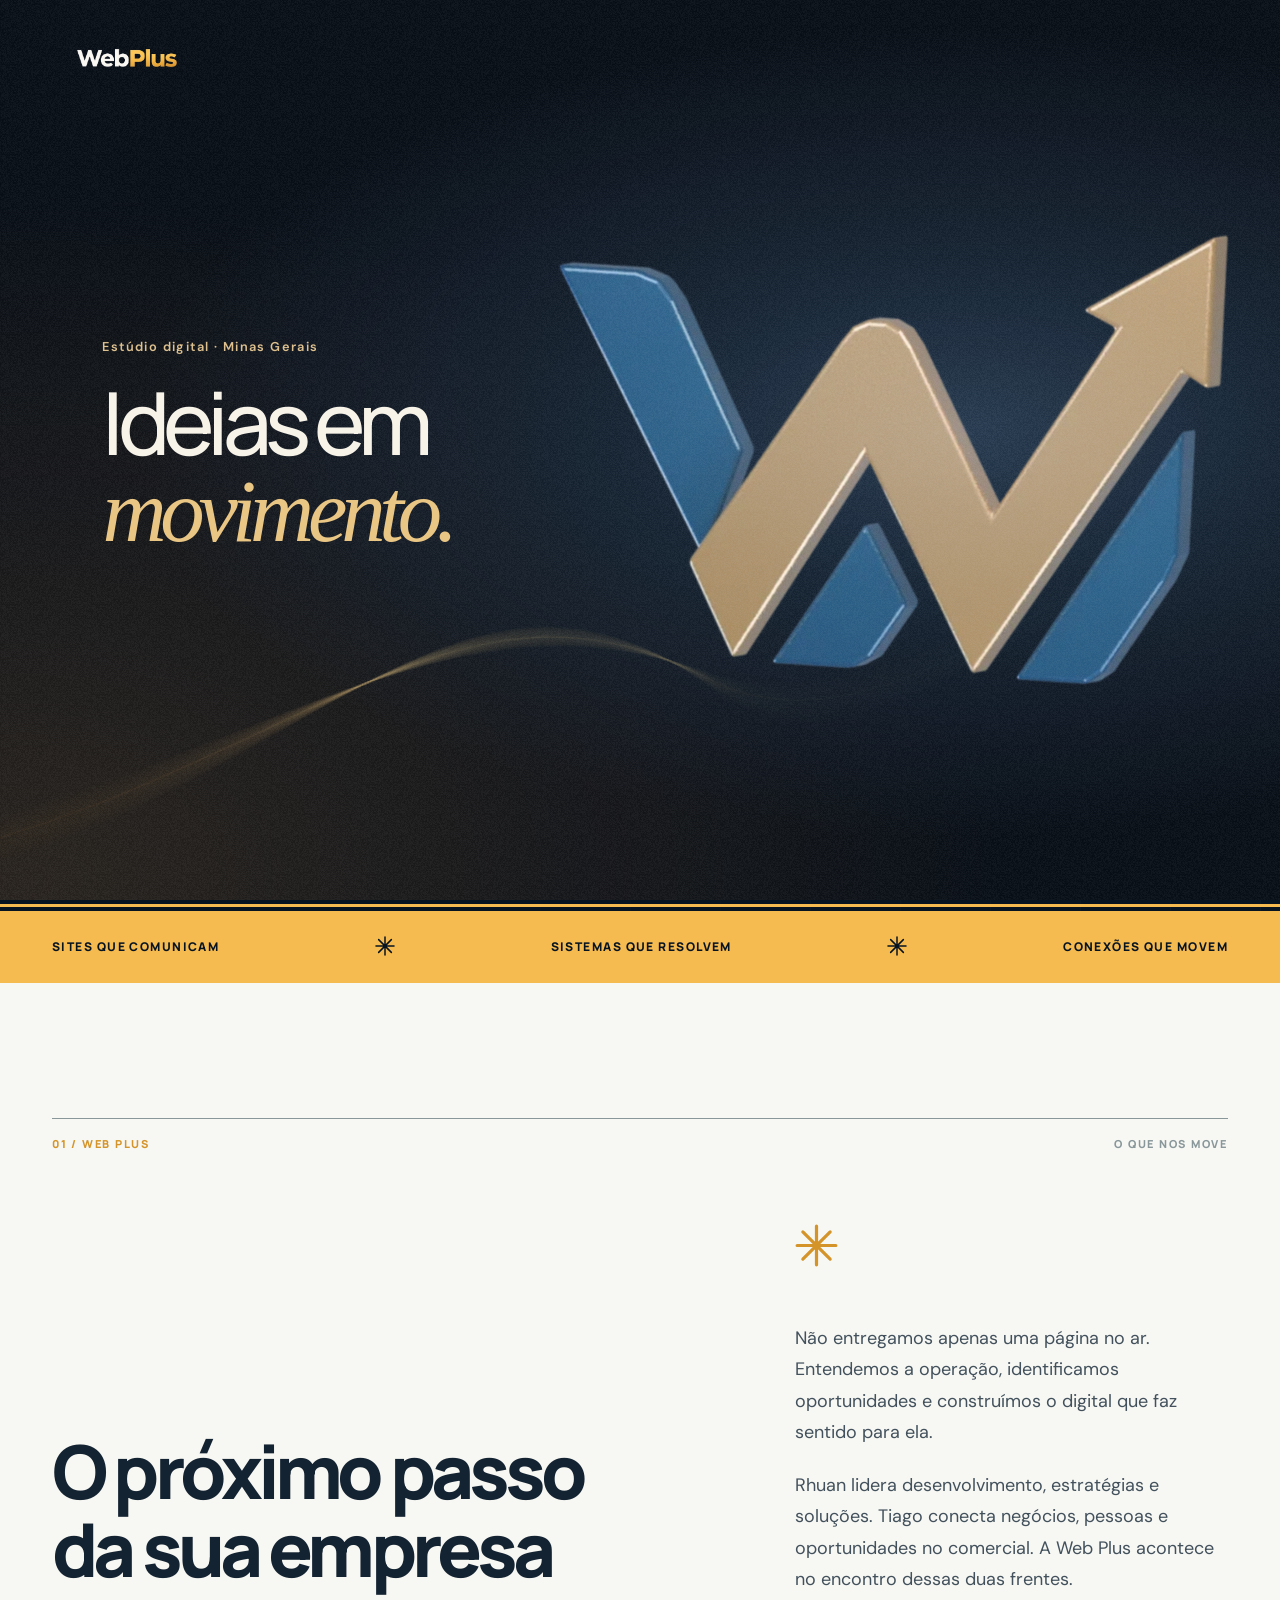
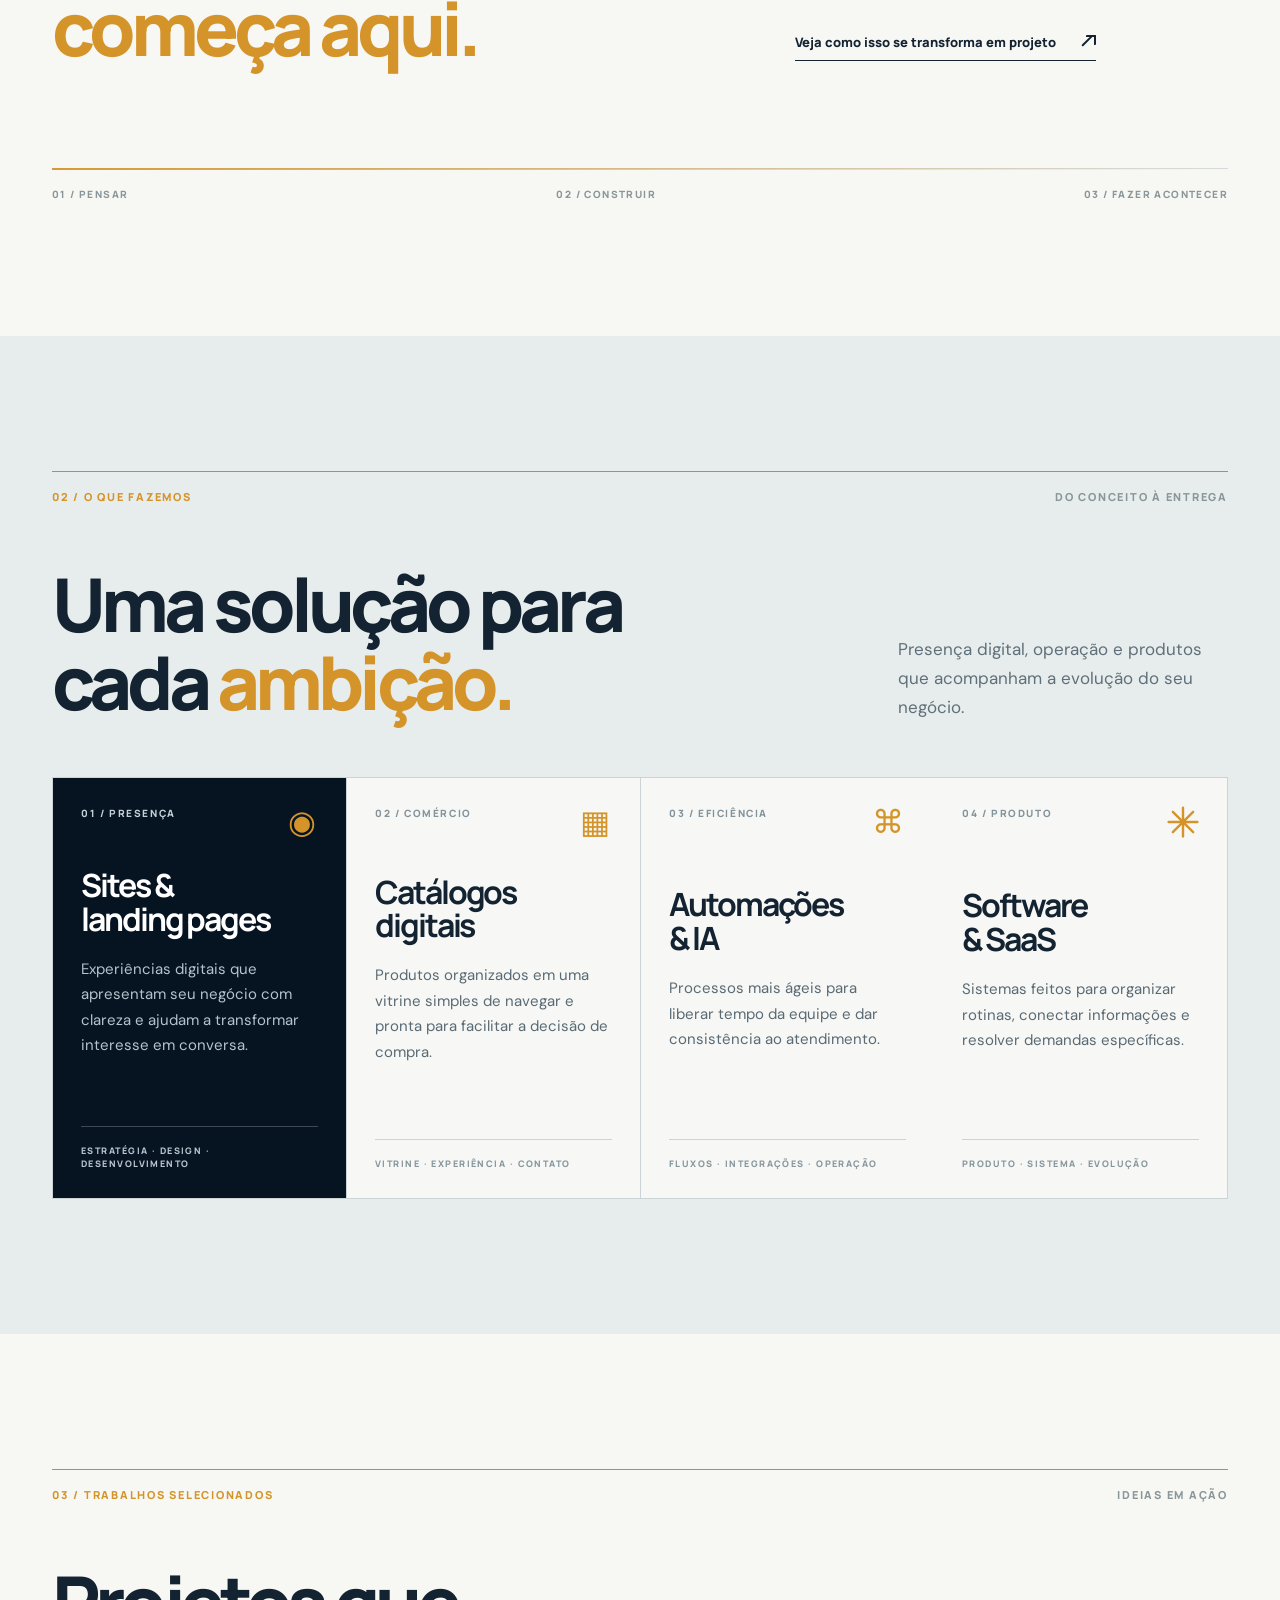
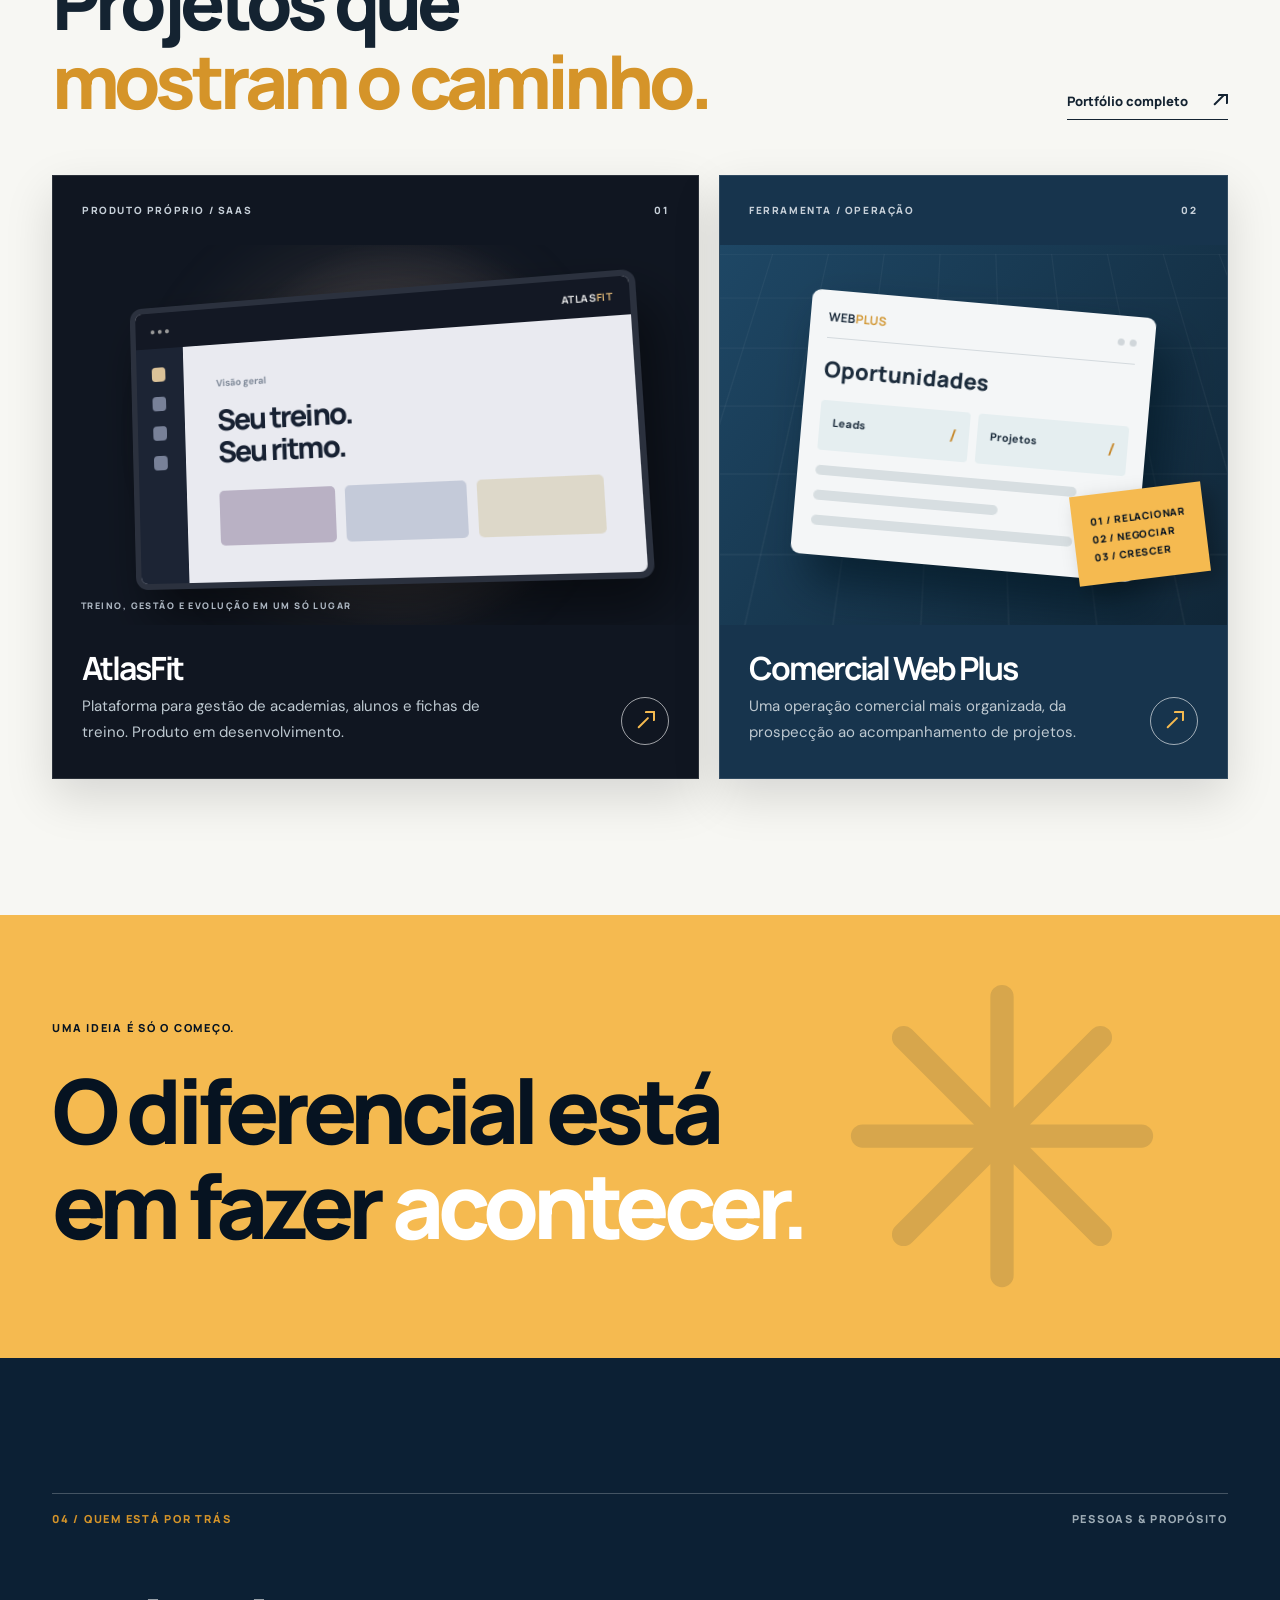
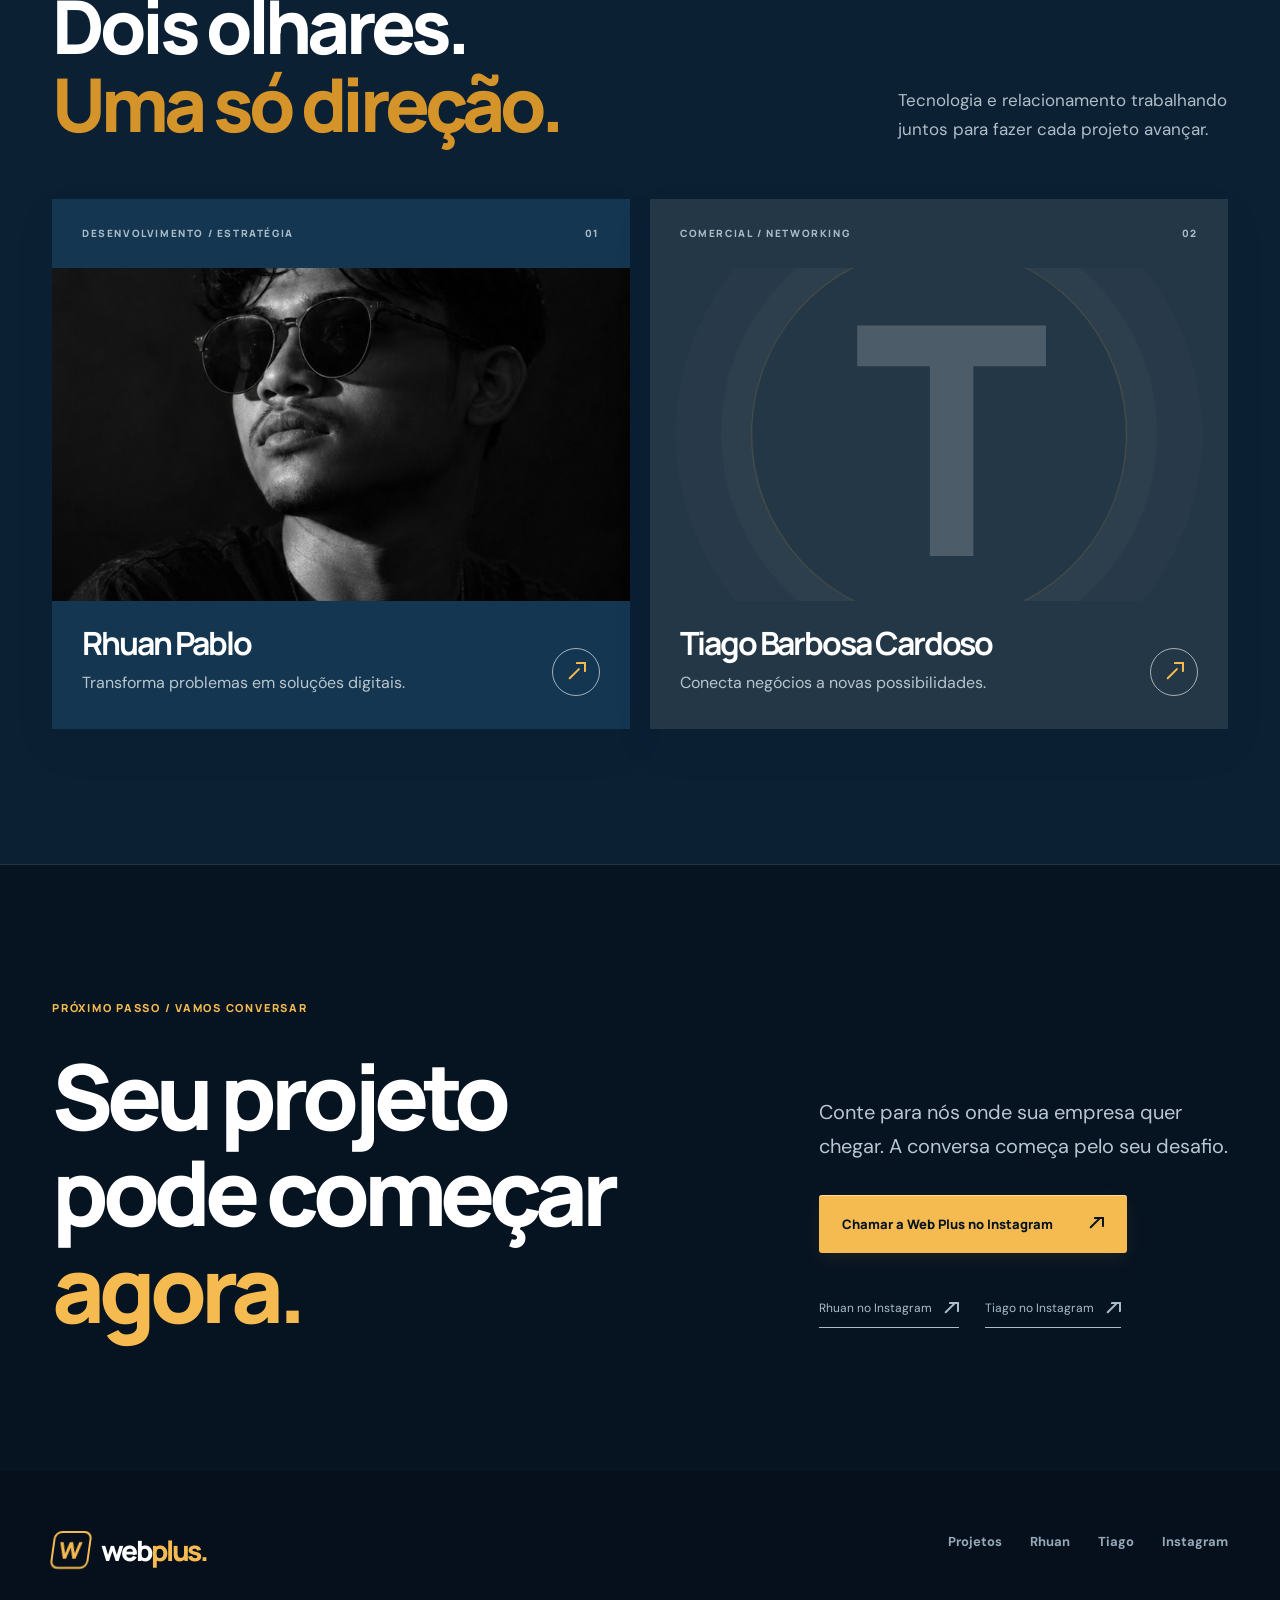
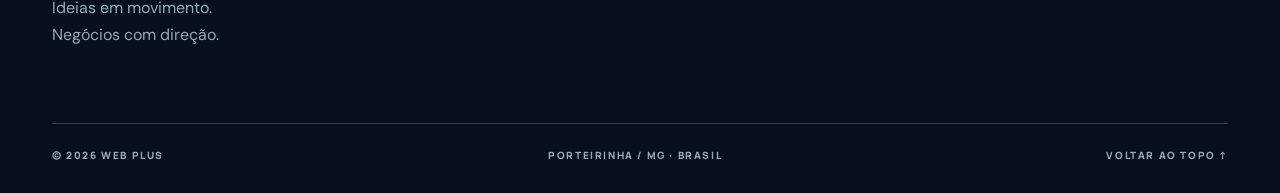
<file: index.html>
<!doctype html><html lang="pt-BR"><head><meta charset="utf-8"><meta name="viewport" content="width=device-width,initial-scale=1"><meta name="theme-color" content="#061321"><meta name="description" content="Web Plus. Sites, catálogos, automações e software com direção estratégica. Conheça os projetos e os sócios Rhuan e Tiago."><title>Web Plus — Ideias em movimento</title><link rel="icon" href="assets/favicon.svg" type="image/svg+xml"><link rel="stylesheet" href="style.css"><link rel="stylesheet" href="experience.css"><link rel="stylesheet" href="motion.css"><link rel="stylesheet" href="ident.css"><link rel="preload" as="image" href="assets/ident/signature.webp"></head><body>
<a class="skip" href="#conteudo">Ir para o conteúdo</a><header class="header"><div class="shell nav"><a class="brand" href="index.html" aria-label="Web Plus — início"><span class="brand-icon">W</span><span>web<span>plus</span><i>.</i></span></a><nav id="site-nav" class="nav-links" aria-label="Navegação principal"><a href="index.html" aria-current="page">Início</a><a href="portfolio.html">Projetos</a><a href="rhuan.html">Rhuan</a><a href="tiago.html">Tiago</a></nav><a class="nav-contact" href="https://www.instagram.com/_webplus/" target="_blank" rel="noopener noreferrer">Fale com a Web Plus <span class="arrow">↗</span></a><button class="menu-toggle" aria-label="Abrir menu" aria-controls="site-nav" aria-expanded="false" type="button"><span></span><span></span></button></div></header>
<main id="conteudo"><section class="hero"><div class="shell hero-grid"><div class="hero-content"><p class="overline"><span class="spark"></span> ESTÚDIO DIGITAL · MINAS GERAIS</p><h1>Digital para<br><span>ir além<span class="period">.</span></span></h1><p class="hero-lead">Tiramos boas ideias do papel e colocamos negócios em movimento. Estratégia, desenvolvimento e visão comercial no mesmo time.</p><div class="hero-actions"><a class="button button-gold" href="portfolio.html">Explore o que criamos <span class="arrow">↗</span></a><a class="quiet-link" href="#sobre">Conheça a Web Plus <span>↓</span></a></div><div class="hero-index"><span>01 — 04</span><span class="dash"></span><span>DESENVOLVER · CONECTAR · EVOLUIR</span></div></div><div class="hero-stage"><div class="stage-ring ring-outer"></div><div class="stage-ring ring-inner"></div><span class="stage-note stage-note-top">PRESENÇA<br>QUE MARCA</span><div class="brand-plate"><img src="assets/webplus.jpg" width="768" height="768" alt="Identidade visual Web Plus em azul escuro e dourado"></div><div class="stage-stamp"><span>WEB PLUS</span><strong>W<span class="arrow">↗</span></strong><span>DIGITAL · MG</span></div><span class="stage-note stage-note-bottom">ESTRATÉGIA<br>EM CADA DETALHE</span></div></div><div class="scroll-hint">ROLE PARA EXPLORAR <span>↓</span></div></section>
<div class="ribbon"><div class="shell ribbon-inner"><span>SITES QUE COMUNICAM</span><b><svg class="brand-star" viewBox="0 0 40 40" aria-hidden="true" focusable="false"><path d="M20 2v36M2 20h36M7.3 7.3l25.4 25.4M32.7 7.3L7.3 32.7" fill="none" stroke="currentColor" stroke-width="3" stroke-linecap="round"/></svg></b><span>SISTEMAS QUE RESOLVEM</span><b><svg class="brand-star" viewBox="0 0 40 40" aria-hidden="true" focusable="false"><path d="M20 2v36M2 20h36M7.3 7.3l25.4 25.4M32.7 7.3L7.3 32.7" fill="none" stroke="currentColor" stroke-width="3" stroke-linecap="round"/></svg></b><span>CONEXÕES QUE MOVEM</span></div></div>
<section id="sobre" class="section light about-section"><div class="shell"><div class="section-kicker"><span>01 / WEB PLUS</span><span>O QUE NOS MOVE</span></div><div class="about-layout"><h2>O próximo passo<br>da sua empresa<br><em>começa aqui.</em></h2><div class="about-copy"><span class="ornament"><svg class="brand-star" viewBox="0 0 40 40" aria-hidden="true" focusable="false"><path d="M20 2v36M2 20h36M7.3 7.3l25.4 25.4M32.7 7.3L7.3 32.7" fill="none" stroke="currentColor" stroke-width="3" stroke-linecap="round"/></svg></span><p>Não entregamos apenas uma página no ar. Entendemos a operação, identificamos oportunidades e construímos o digital que faz sentido para ela.</p><p>Rhuan lidera desenvolvimento, estratégias e soluções. Tiago conecta negócios, pessoas e oportunidades no comercial. A Web Plus acontece no encontro dessas duas frentes.</p><a class="under-link" href="portfolio.html">Veja como isso se transforma em projeto <span class="arrow">↗</span></a></div></div><div class="about-rule"><span>01 / PENSAR</span><span>02 / CONSTRUIR</span><span>03 / FAZER ACONTECER</span></div></div></section>
<section class="section services-section"><div class="shell"><div class="section-kicker"><span>02 / O QUE FAZEMOS</span><span>DO CONCEITO À ENTREGA</span></div><div class="section-title-row"><h2>Uma solução para<br>cada <em>ambição.</em></h2><p>Presença digital, operação e produtos que acompanham a evolução do seu negócio.</p></div><div class="service-grid"><article class="service-card service-feature"><div class="service-top"><span>01 / PRESENÇA</span><span class="service-glyph">◉</span></div><div><h3>Sites &<br>landing pages</h3><p>Experiências digitais que apresentam seu negócio com clareza e ajudam a transformar interesse em conversa.</p></div><div class="service-bottom">ESTRATÉGIA · DESIGN · DESENVOLVIMENTO</div></article><article class="service-card"><div class="service-top"><span>02 / COMÉRCIO</span><span class="service-glyph">▦</span></div><div><h3>Catálogos<br>digitais</h3><p>Produtos organizados em uma vitrine simples de navegar e pronta para facilitar a decisão de compra.</p></div><div class="service-bottom">VITRINE · EXPERIÊNCIA · CONTATO</div></article><article class="service-card"><div class="service-top"><span>03 / EFICIÊNCIA</span><span class="service-glyph">⌘</span></div><div><h3>Automações<br>& IA</h3><p>Processos mais ágeis para liberar tempo da equipe e dar consistência ao atendimento.</p></div><div class="service-bottom">FLUXOS · INTEGRAÇÕES · OPERAÇÃO</div></article><article class="service-card"><div class="service-top"><span>04 / PRODUTO</span><span class="service-glyph"><svg class="brand-star" viewBox="0 0 40 40" aria-hidden="true" focusable="false"><path d="M20 2v36M2 20h36M7.3 7.3l25.4 25.4M32.7 7.3L7.3 32.7" fill="none" stroke="currentColor" stroke-width="3" stroke-linecap="round"/></svg></span></div><div><h3>Software<br>& SaaS</h3><p>Sistemas feitos para organizar rotinas, conectar informações e resolver demandas específicas.</p></div><div class="service-bottom">PRODUTO · SISTEMA · EVOLUÇÃO</div></article></div></div></section>
<section class="section work-section" id="projetos"><div class="shell"><div class="section-kicker"><span>03 / TRABALHOS SELECIONADOS</span><span>IDEIAS EM AÇÃO</span></div><div class="section-title-row"><h2>Projetos que<br><em>mostram o caminho.</em></h2><a class="under-link" href="portfolio.html">Portfólio completo <span class="arrow">↗</span></a></div><div class="work-grid"><a class="work-card atlas-card" href="https://www.atlasfit.com.br/" target="_blank" rel="noopener noreferrer"><div class="work-meta"><span>PRODUTO PRÓPRIO / SAAS</span><span>01</span></div><div class="atlas-visual"><div class="atlas-glow"></div><div class="atlas-screen"><div class="screen-bar"><span>● ● ●</span><span>ATLAS<span>FIT</span></span></div><div class="screen-sidebar"><i></i><i></i><i></i><i></i></div><div class="screen-content"><small>Visão geral</small><strong>Seu treino.<br>Seu ritmo.</strong><div class="screen-cards"><b></b><b></b><b></b></div></div></div><span class="visual-label">TREINO, GESTÃO E EVOLUÇÃO EM UM SÓ LUGAR</span></div><div class="work-details"><div><h3>AtlasFit</h3><p>Plataforma para gestão de academias, alunos e fichas de treino. Produto em desenvolvimento.</p></div><span class="round-link arrow" aria-hidden="true">↗</span></div></a><a class="work-card crm-card" href="portfolio.html#comercial"><div class="work-meta"><span>FERRAMENTA / OPERAÇÃO</span><span>02</span></div><div class="crm-visual"><div class="crm-grid"></div><div class="crm-mock"><div class="crm-header"><b>WEB<span>PLUS</span></b><i></i><i></i></div><div class="crm-title">Oportunidades</div><div class="crm-stats"><b>Leads<span>↗</span></b><b>Projetos<span>↗</span></b></div><div class="crm-row"></div><div class="crm-row short"></div><div class="crm-row"></div></div><span class="crm-floating">01 / RELACIONAR<br>02 / NEGOCIAR<br>03 / CRESCER</span></div><div class="work-details"><div><h3>Comercial Web Plus</h3><p>Uma operação comercial mais organizada, da prospecção ao acompanhamento de projetos.</p></div><span class="round-link arrow" aria-hidden="true">↗</span></div></a></div></div></section>
<section class="manifesto"><div class="shell manifesto-inner"><span>UMA IDEIA É SÓ O COMEÇO.</span><h2>O diferencial está<br>em fazer <em>acontecer.</em></h2><span class="manifesto-mark"><svg class="brand-star" viewBox="0 0 40 40" aria-hidden="true" focusable="false"><path d="M20 2v36M2 20h36M7.3 7.3l25.4 25.4M32.7 7.3L7.3 32.7" fill="none" stroke="currentColor" stroke-width="3" stroke-linecap="round"/></svg></span></div></section>
<section class="section team-section"><div class="shell"><div class="section-kicker"><span>04 / QUEM ESTÁ POR TRÁS</span><span>PESSOAS & PROPÓSITO</span></div><div class="section-title-row"><h2>Dois olhares.<br><em>Uma só direção.</em></h2><p>Tecnologia e relacionamento trabalhando juntos para fazer cada projeto avançar.</p></div><div class="team-grid"><a class="person-card" href="rhuan.html"><div class="person-top"><span>DESENVOLVIMENTO / ESTRATÉGIA</span><span>01</span></div><div class="person-portrait person-photo"><img src="assets/rhuan-pablo.jpeg" alt="Retrato de Rhuan Pablo" width="902" height="1600" loading="lazy" decoding="async"></div><div class="person-bottom"><div><h3>Rhuan Pablo</h3><p>Transforma problemas em soluções digitais.</p></div><span class="round-link arrow">↗</span></div></a><a class="person-card person-alt" href="tiago.html"><div class="person-top"><span>COMERCIAL / NETWORKING</span><span>02</span></div><div class="person-portrait"><span>T</span><span class="portrait-orbit"></span></div><div class="person-bottom"><div><h3>Tiago Barbosa Cardoso</h3><p>Conecta negócios a novas possibilidades.</p></div><span class="round-link arrow">↗</span></div></a></div></div></section>
<section class="contact-section" id="contato"><div class="shell contact-layout"><div><p class="overline">PRÓXIMO PASSO / VAMOS CONVERSAR</p><h2>Seu projeto<br>pode começar<br><em>agora.</em></h2></div><div class="contact-side"><p>Conte para nós onde sua empresa quer chegar. A conversa começa pelo seu desafio.</p><a class="button button-gold" href="https://www.instagram.com/_webplus/" target="_blank" rel="noopener noreferrer">Chamar a Web Plus no Instagram <span class="arrow">↗</span></a><div class="socials"><a href="https://www.instagram.com/rhuan_santosz/" target="_blank" rel="noopener noreferrer">Rhuan no Instagram <span class="arrow">↗</span></a><a href="https://www.instagram.com/tiago_b4rbosa/" target="_blank" rel="noopener noreferrer">Tiago no Instagram <span class="arrow">↗</span></a></div></div></div></section></main>
<footer class="footer"><div class="shell footer-grid"><div><a class="brand" href="index.html"><span class="brand-icon">W</span><span>web<span>plus</span><i>.</i></span></a><p>Ideias em movimento.<br>Negócios com direção.</p></div><nav aria-label="Rodapé"><a href="portfolio.html">Projetos</a><a href="rhuan.html">Rhuan</a><a href="tiago.html">Tiago</a><a href="https://www.instagram.com/_webplus/" target="_blank" rel="noopener noreferrer">Instagram</a></nav><div class="footer-bottom"><span>© <span class="year">2026</span> WEB PLUS</span><span>PORTEIRINHA / MG · BRASIL</span><a href="#conteudo">VOLTAR AO TOPO ↑</a></div></div></footer><script src="script.js" defer></script><script src="experience.js" defer></script><script src="ident.js" defer></script><script src="motion.js" defer></script></body></html>
</file>
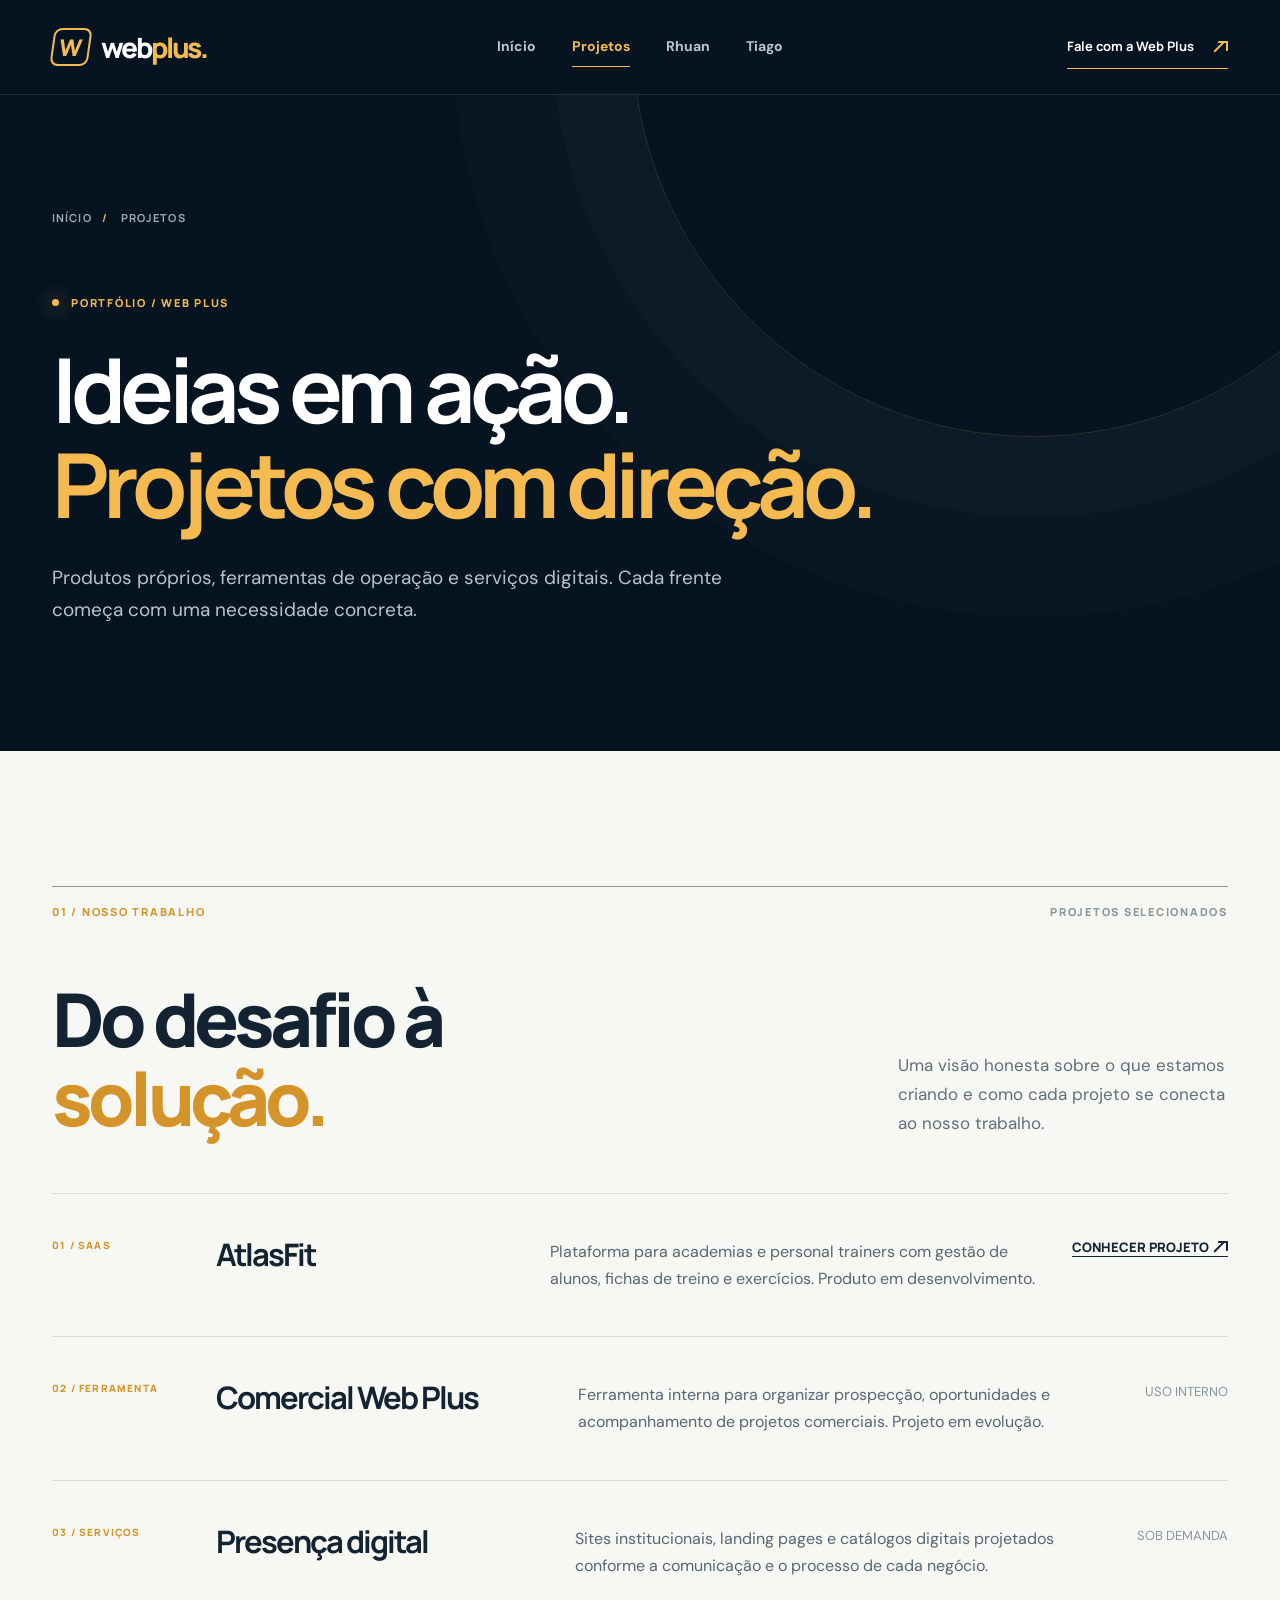
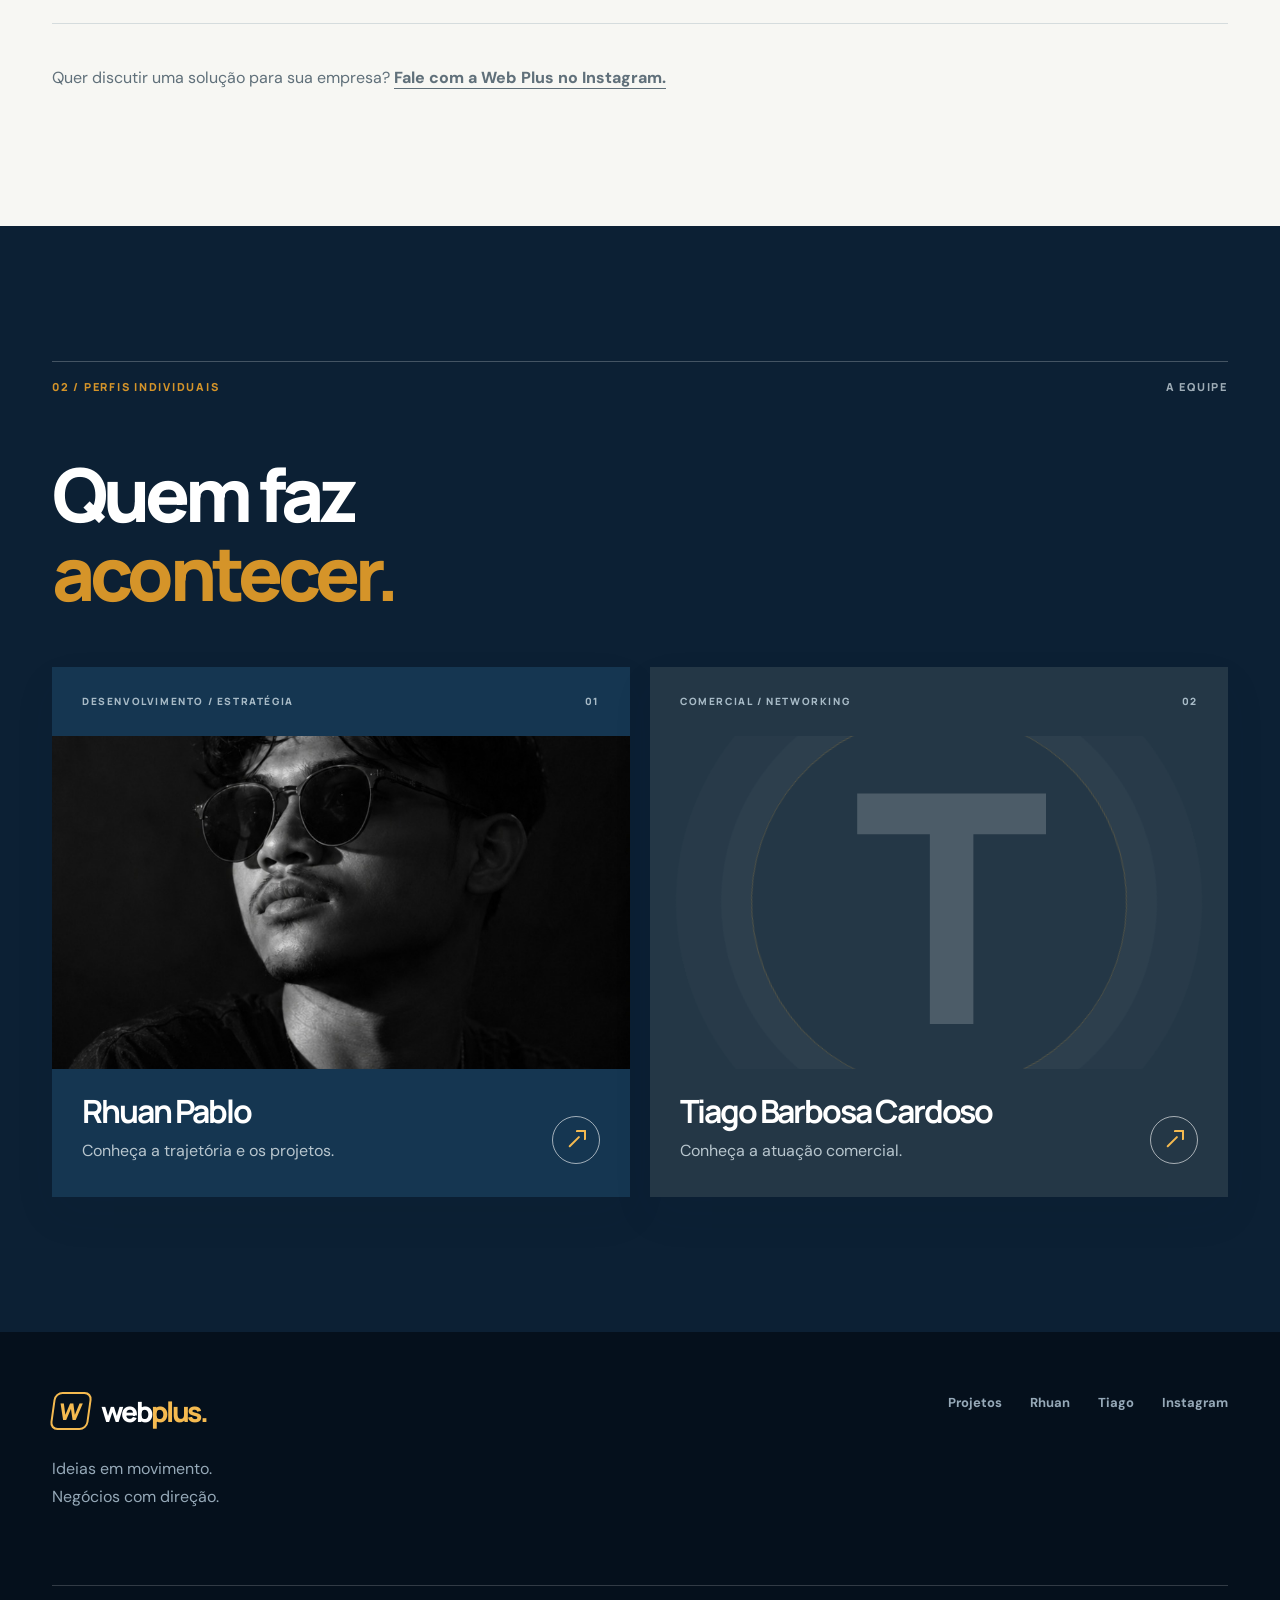
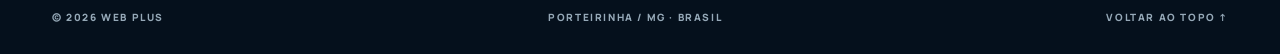
<file: portfolio.html>
<!doctype html><html lang="pt-BR"><head><meta charset="utf-8"><meta name="viewport" content="width=device-width,initial-scale=1"><meta name="theme-color" content="#061321"><meta name="description" content="Projetos e produtos Web Plus: AtlasFit, ferramenta comercial, sites, catálogos e portfólios dos sócios."><title>Projetos | Web Plus</title><link rel="icon" href="assets/favicon.svg" type="image/svg+xml"><link rel="stylesheet" href="style.css"><link rel="stylesheet" href="experience.css"><link rel="stylesheet" href="motion.css"></head><body><a class="skip" href="#conteudo">Ir para o conteúdo</a><header class="header"><div class="shell nav"><a class="brand" href="index.html" aria-label="Web Plus — início"><span class="brand-icon">W</span><span>web<span>plus</span><i>.</i></span></a><nav id="site-nav" class="nav-links" aria-label="Navegação principal"><a href="index.html">Início</a><a href="portfolio.html" aria-current="page">Projetos</a><a href="rhuan.html">Rhuan</a><a href="tiago.html">Tiago</a></nav><a class="nav-contact" href="https://www.instagram.com/_webplus/" target="_blank" rel="noopener noreferrer">Fale com a Web Plus <span class="arrow">↗</span></a><button class="menu-toggle" aria-label="Abrir menu" aria-controls="site-nav" aria-expanded="false" type="button"><span></span><span></span></button></div></header>
<main id="conteudo"><section class="page-hero"><div class="shell"><div class="breadcrumb"><a href="index.html">INÍCIO</a><b>/</b> PROJETOS</div><p class="overline"><span class="spark"></span> PORTFÓLIO / WEB PLUS</p><h1>Ideias em ação.<br><em>Projetos com direção.</em></h1><p>Produtos próprios, ferramentas de operação e serviços digitais. Cada frente começa com uma necessidade concreta.</p></div></section><section class="section light"><div class="shell"><div class="section-kicker"><span>01 / NOSSO TRABALHO</span><span>PROJETOS SELECIONADOS</span></div><div class="section-title-row"><h2>Do desafio à<br><em>solução.</em></h2><p>Uma visão honesta sobre o que estamos criando e como cada projeto se conecta ao nosso trabalho.</p></div><div class="portfolio-list"><article class="portfolio-item"><span>01 / SAAS</span><h3>AtlasFit</h3><p>Plataforma para academias e personal trainers com gestão de alunos, fichas de treino e exercícios. Produto em desenvolvimento.</p><a href="https://www.atlasfit.com.br/" target="_blank" rel="noopener noreferrer">CONHECER PROJETO <span class="arrow">↗</span></a></article><article class="portfolio-item" id="comercial"><span>02 / FERRAMENTA</span><h3>Comercial Web Plus</h3><p>Ferramenta interna para organizar prospecção, oportunidades e acompanhamento de projetos comerciais. Projeto em evolução.</p><span class="status">USO INTERNO</span></article><article class="portfolio-item"><span>03 / SERVIÇOS</span><h3>Presença digital</h3><p>Sites institucionais, landing pages e catálogos digitais projetados conforme a comunicação e o processo de cada negócio.</p><span class="status">SOB DEMANDA</span></article></div><p class="portfolio-note">Quer discutir uma solução para sua empresa? <a href="https://www.instagram.com/_webplus/" target="_blank" rel="noopener noreferrer">Fale com a Web Plus no Instagram.</a></p></div></section><section class="section team-section"><div class="shell"><div class="section-kicker"><span>02 / PERFIS INDIVIDUAIS</span><span>A EQUIPE</span></div><div class="section-title-row"><h2>Quem faz<br><em>acontecer.</em></h2></div><div class="team-grid"><a class="person-card" href="rhuan.html"><div class="person-top"><span>DESENVOLVIMENTO / ESTRATÉGIA</span><span>01</span></div><div class="person-portrait person-photo"><img src="assets/rhuan-pablo.jpeg" alt="Retrato de Rhuan Pablo" width="902" height="1600" loading="lazy" decoding="async"></div><div class="person-bottom"><div><h3>Rhuan Pablo</h3><p>Conheça a trajetória e os projetos.</p></div><span class="round-link arrow">↗</span></div></a><a class="person-card person-alt" href="tiago.html"><div class="person-top"><span>COMERCIAL / NETWORKING</span><span>02</span></div><div class="person-portrait"><span>T</span><span class="portrait-orbit"></span></div><div class="person-bottom"><div><h3>Tiago Barbosa Cardoso</h3><p>Conheça a atuação comercial.</p></div><span class="round-link arrow">↗</span></div></a></div></div></section></main><footer class="footer"><div class="shell footer-grid"><div><a class="brand" href="index.html"><span class="brand-icon">W</span><span>web<span>plus</span><i>.</i></span></a><p>Ideias em movimento.<br>Negócios com direção.</p></div><nav aria-label="Rodapé"><a href="portfolio.html">Projetos</a><a href="rhuan.html">Rhuan</a><a href="tiago.html">Tiago</a><a href="https://www.instagram.com/_webplus/" target="_blank" rel="noopener noreferrer">Instagram</a></nav><div class="footer-bottom"><span>© <span class="year">2026</span> WEB PLUS</span><span>PORTEIRINHA / MG · BRASIL</span><a href="#conteudo">VOLTAR AO TOPO ↑</a></div></div></footer><script src="script.js" defer></script><script src="experience.js" defer></script><script src="motion.js" defer></script></body></html>
</file>
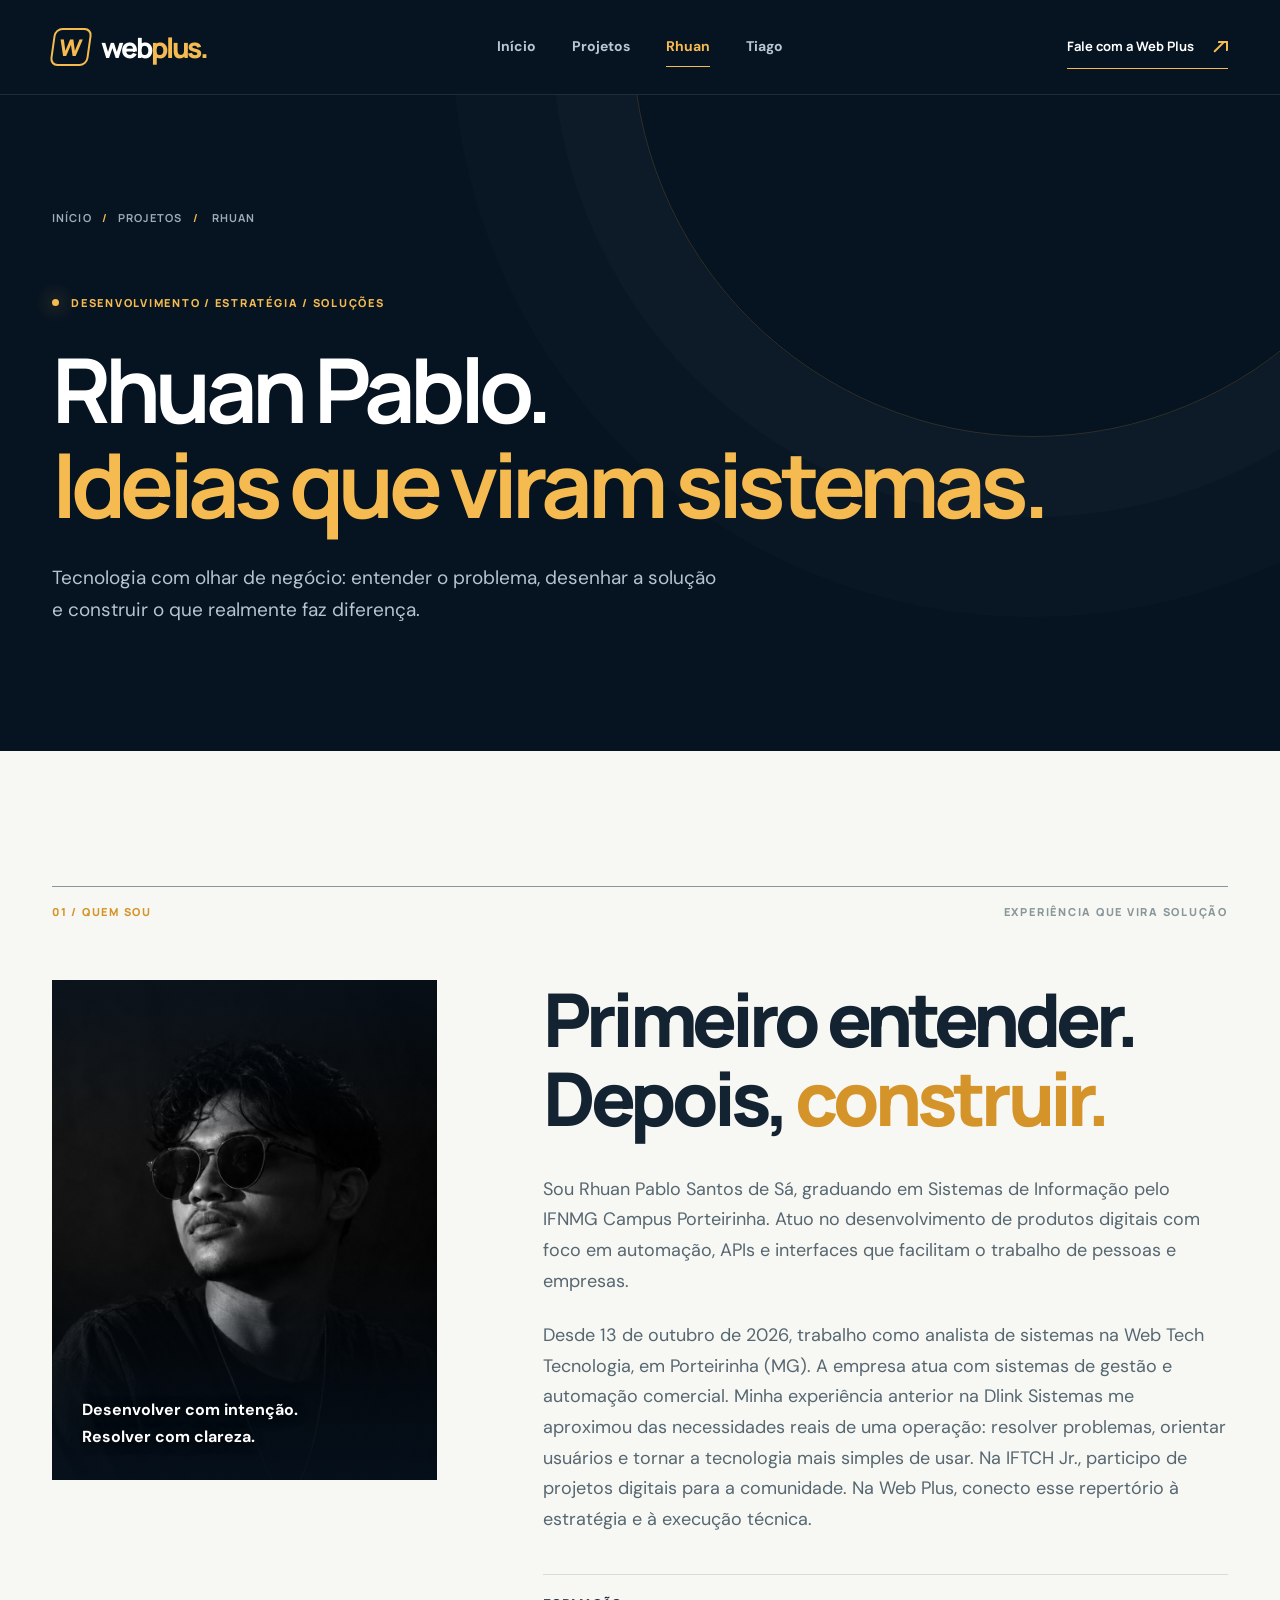
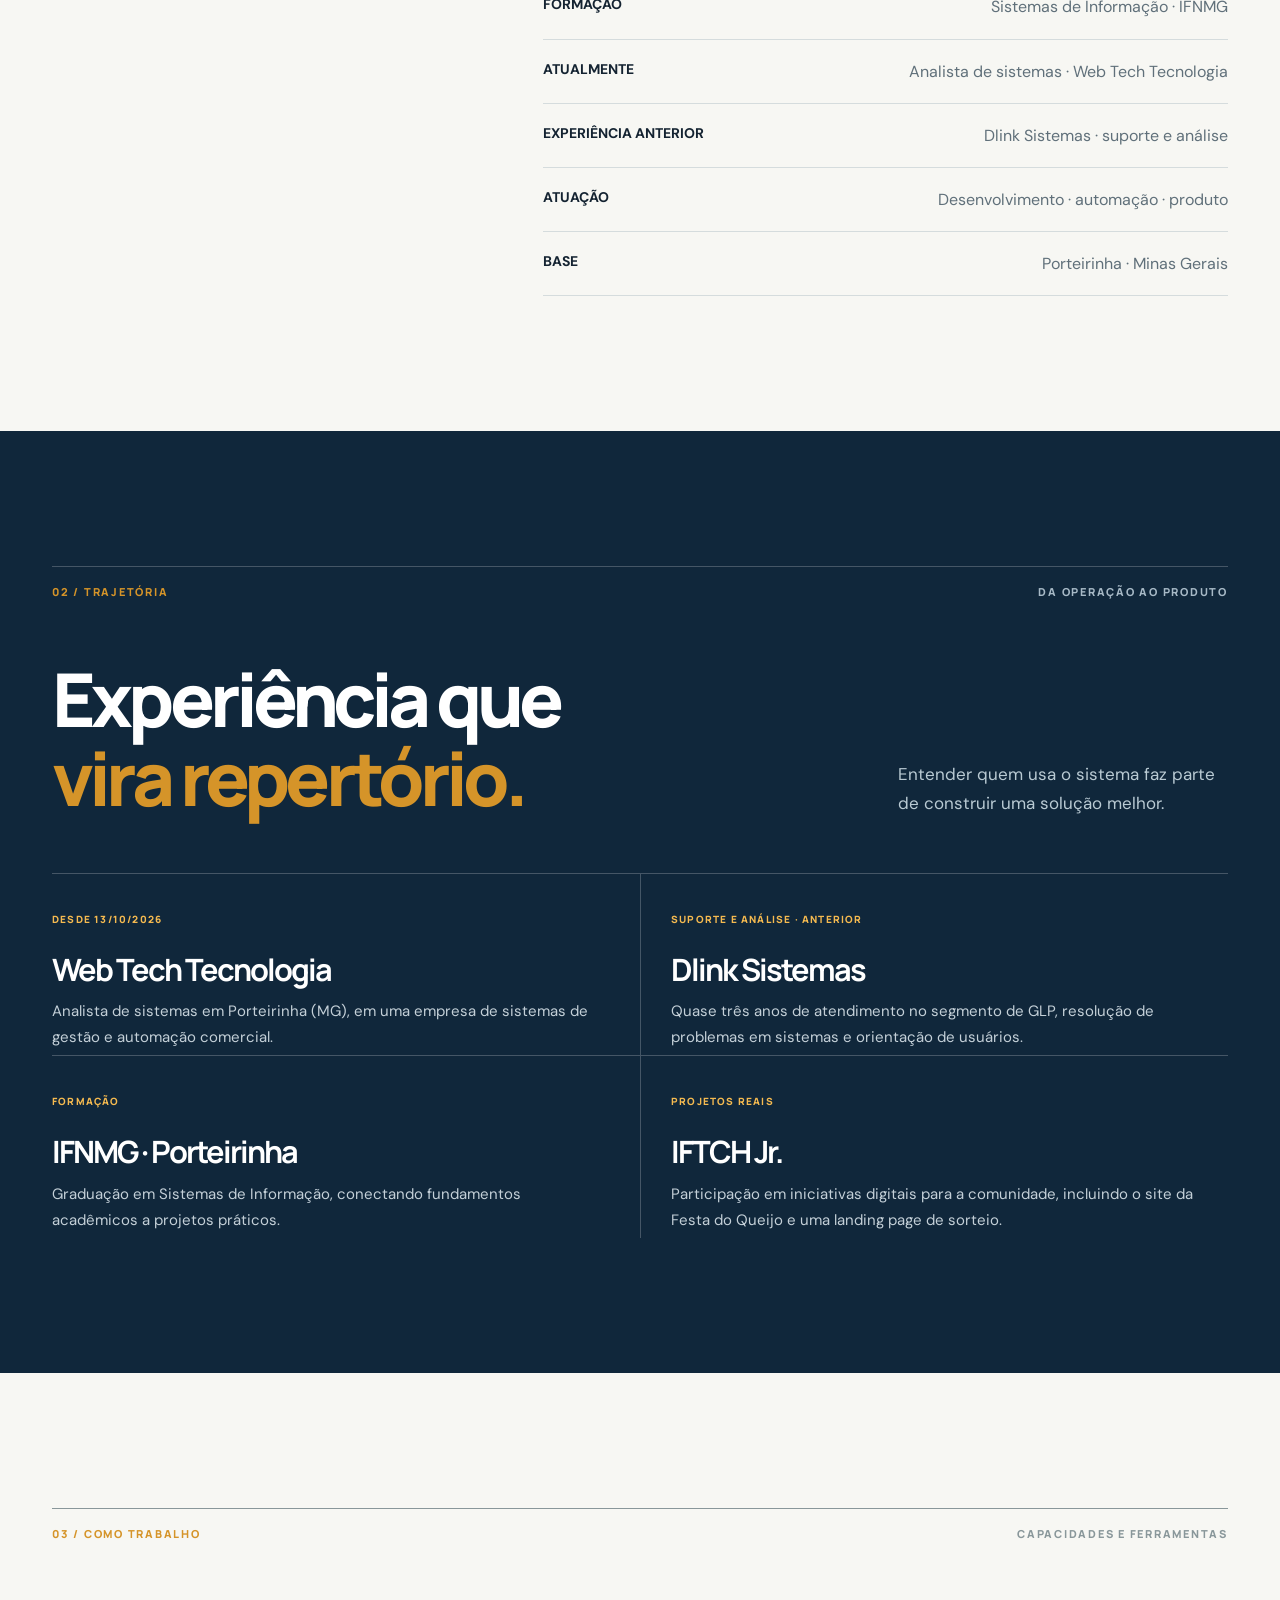
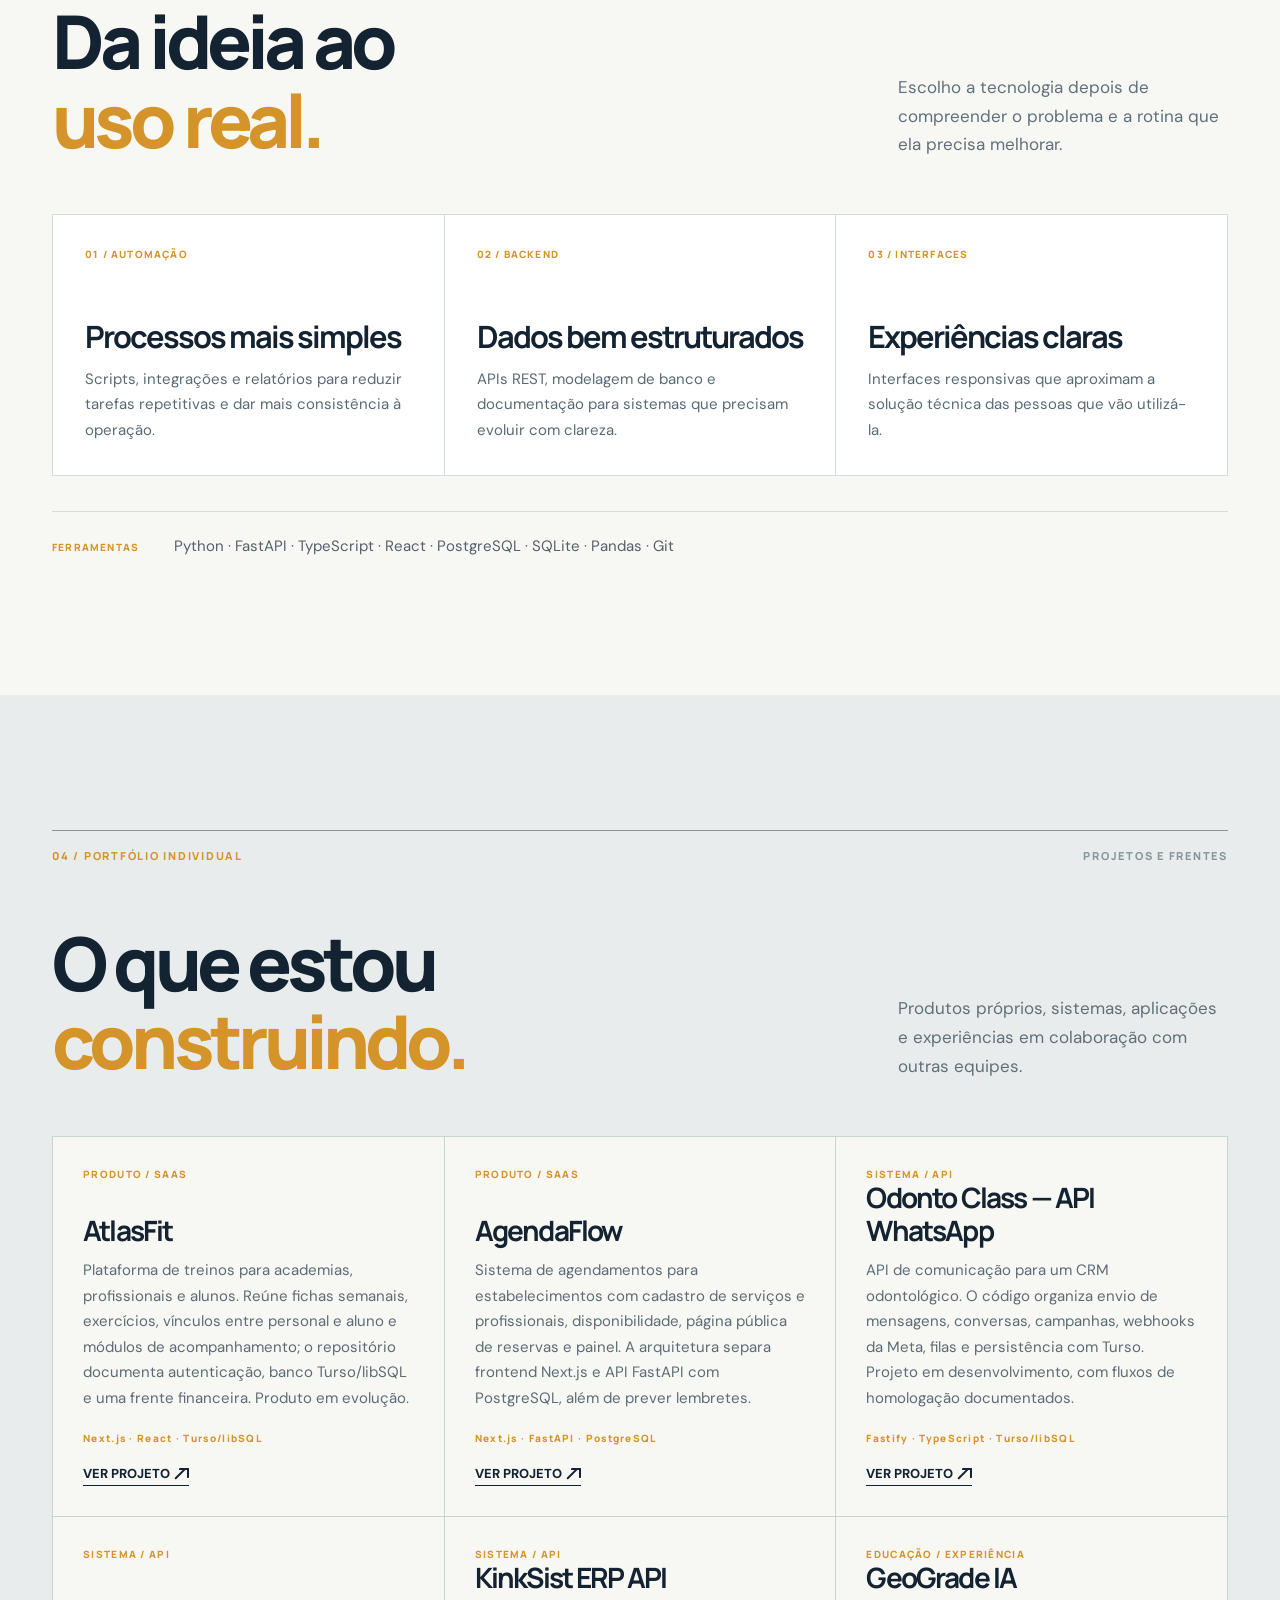
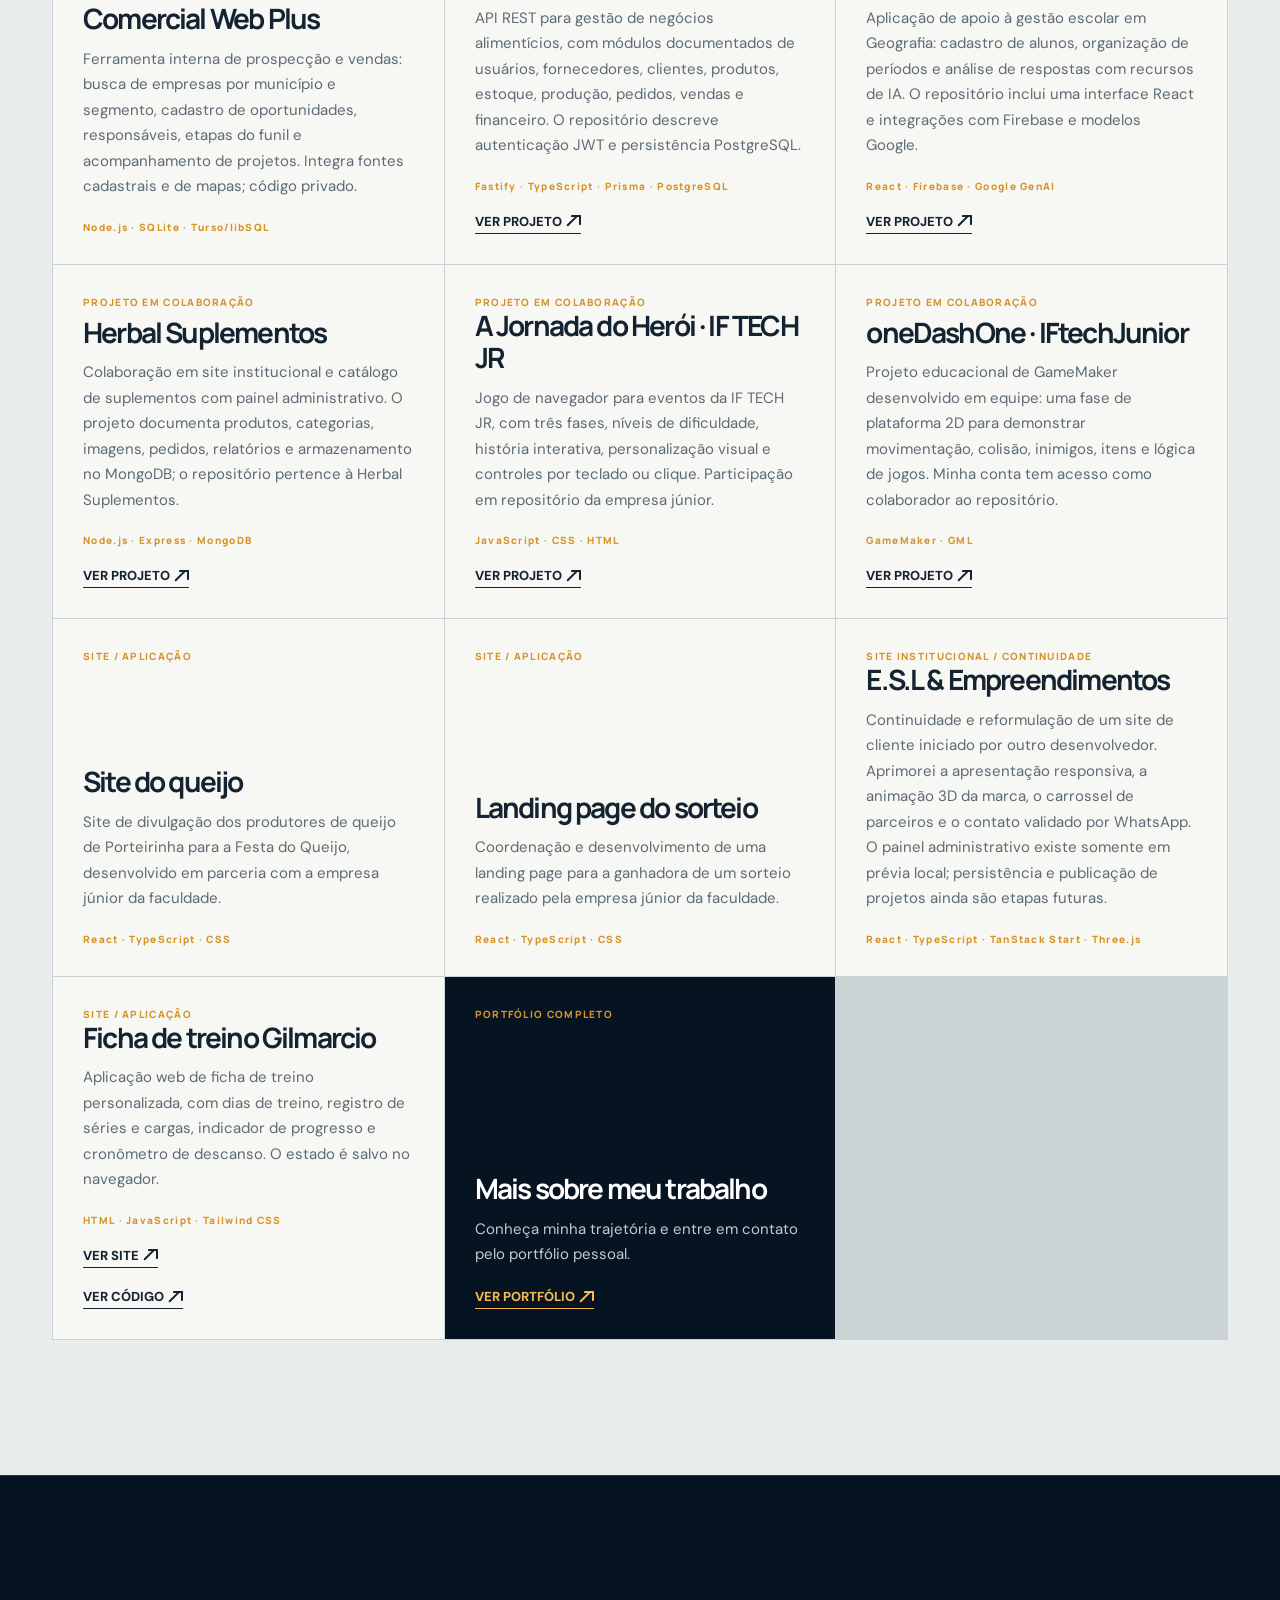
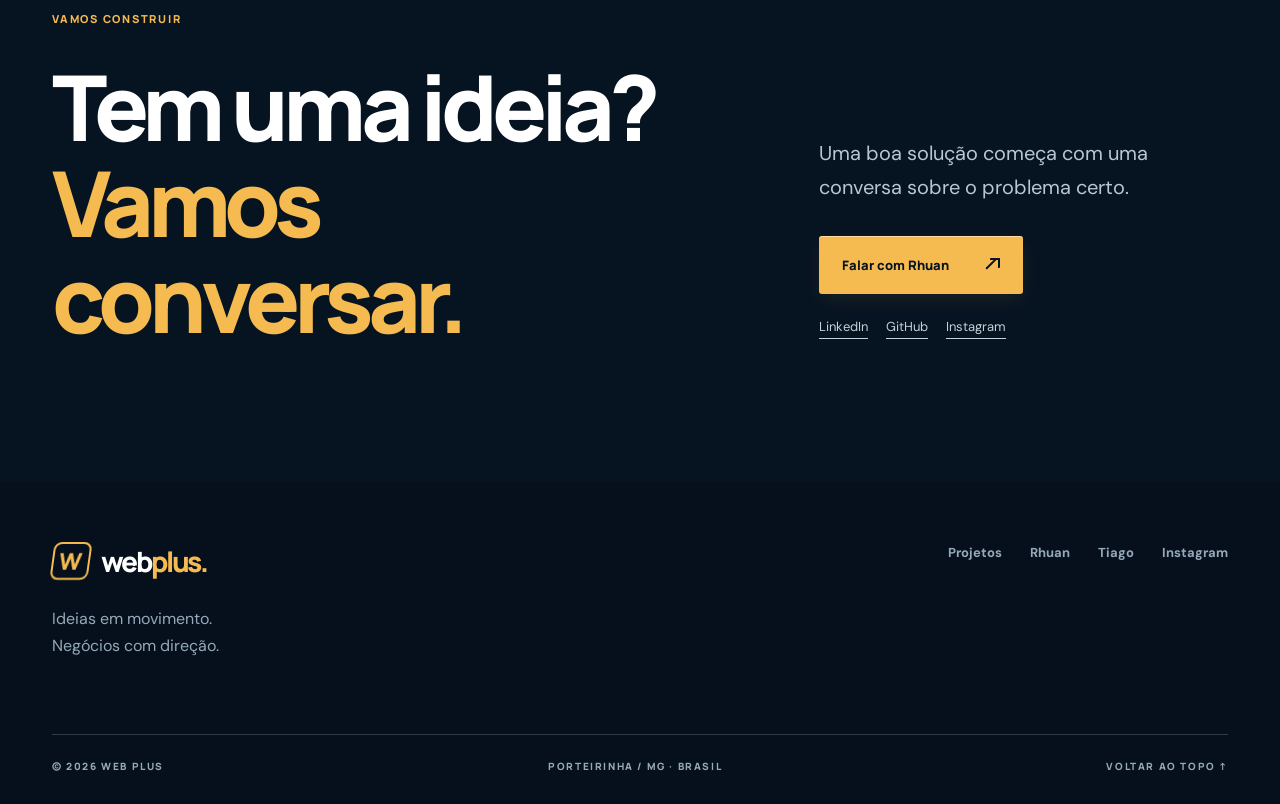
<file: rhuan.html>
<!doctype html><html lang="pt-BR"><head><meta charset="utf-8"><meta name="viewport" content="width=device-width,initial-scale=1"><meta name="theme-color" content="#061321"><meta name="description" content="Conheça Rhuan Pablo: experiência em suporte e análise de sistemas, formação no IFNMG e projetos de software, sites e automações na Web Plus."><title>Rhuan Pablo | Web Plus</title><link rel="icon" href="assets/favicon.svg" type="image/svg+xml"><link rel="stylesheet" href="style.css"><link rel="stylesheet" href="experience.css"><link rel="stylesheet" href="motion.css"><link rel="stylesheet" href="rhuan.css"></head><body><a class="skip" href="#conteudo">Ir para o conteúdo</a><header class="header"><div class="shell nav"><a class="brand" href="index.html" aria-label="Web Plus — início"><span class="brand-icon">W</span><span>web<span>plus</span><i>.</i></span></a><nav id="site-nav" class="nav-links" aria-label="Navegação principal"><a href="index.html">Início</a><a href="portfolio.html">Projetos</a><a href="rhuan.html" aria-current="page">Rhuan</a><a href="tiago.html">Tiago</a></nav><a class="nav-contact" href="https://www.instagram.com/_webplus/" target="_blank" rel="noopener noreferrer">Fale com a Web Plus <span class="arrow">↗</span></a><button class="menu-toggle" aria-label="Abrir menu" aria-controls="site-nav" aria-expanded="false" type="button"><span></span><span></span></button></div></header>
<main id="conteudo"><section class="page-hero"><div class="shell"><div class="breadcrumb"><a href="index.html">INÍCIO</a><b>/</b><a href="portfolio.html">PROJETOS</a><b>/</b> RHUAN</div><p class="overline"><span class="spark"></span> DESENVOLVIMENTO / ESTRATÉGIA / SOLUÇÕES</p><h1>Rhuan Pablo.<br><em>Ideias que viram sistemas.</em></h1><p>Tecnologia com olhar de negócio: entender o problema, desenhar a solução e construir o que realmente faz diferença.</p></div></section><section class="section light"><div class="shell"><div class="section-kicker"><span>01 / QUEM SOU</span><span>EXPERIÊNCIA QUE VIRA SOLUÇÃO</span></div><div class="bio-layout"><aside class="bio-art photo-art"><img src="assets/rhuan-pablo.jpeg" alt="Retrato de Rhuan Pablo" width="902" height="1600" decoding="async"><span>WEB PLUS / TECNOLOGIA</span><p>Desenvolver com intenção.<br>Resolver com clareza.</p></aside><div class="bio-copy"><h2>Primeiro entender.<br>Depois, <em>construir.</em></h2><p>Sou Rhuan Pablo Santos de Sá, graduando em Sistemas de Informação pelo IFNMG Campus Porteirinha. Atuo no desenvolvimento de produtos digitais com foco em automação, APIs e interfaces que facilitam o trabalho de pessoas e empresas.</p><p>Desde 13 de outubro de 2026, trabalho como analista de sistemas na Web Tech Tecnologia, em Porteirinha (MG). A empresa atua com sistemas de gestão e automação comercial. Minha experiência anterior na Dlink Sistemas me aproximou das necessidades reais de uma operação: resolver problemas, orientar usuários e tornar a tecnologia mais simples de usar. Na IFTCH Jr., participo de projetos digitais para a comunidade. Na Web Plus, conecto esse repertório à estratégia e à execução técnica.</p><div class="bio-facts"><div><b>FORMAÇÃO</b><span>Sistemas de Informação · IFNMG</span></div><div><b>ATUALMENTE</b><span>Analista de sistemas · Web Tech Tecnologia</span></div><div><b>EXPERIÊNCIA ANTERIOR</b><span>Dlink Sistemas · suporte e análise</span></div><div><b>ATUAÇÃO</b><span>Desenvolvimento · automação · produto</span></div><div><b>BASE</b><span>Porteirinha · Minas Gerais</span></div></div></div></div></div></section>
<section class="section rhuan-trajectory"><div class="shell"><div class="section-kicker"><span>02 / TRAJETÓRIA</span><span>DA OPERAÇÃO AO PRODUTO</span></div><div class="section-title-row"><h2>Experiência que<br><em>vira repertório.</em></h2><p>Entender quem usa o sistema faz parte de construir uma solução melhor.</p></div><div class="rhuan-timeline"><article><span>DESDE 13/10/2026</span><h3><a href="https://webtechtecnologia.com.br/" target="_blank" rel="noopener noreferrer">Web Tech Tecnologia</a></h3><p>Analista de sistemas em Porteirinha (MG), em uma empresa de sistemas de gestão e automação comercial.</p></article><article><span>SUPORTE E ANÁLISE · ANTERIOR</span><h3>Dlink Sistemas</h3><p>Quase três anos de atendimento no segmento de GLP, resolução de problemas em sistemas e orientação de usuários.</p></article><article><span>FORMAÇÃO</span><h3>IFNMG · Porteirinha</h3><p>Graduação em Sistemas de Informação, conectando fundamentos acadêmicos a projetos práticos.</p></article><article><span>PROJETOS REAIS</span><h3>IFTCH Jr.</h3><p>Participação em iniciativas digitais para a comunidade, incluindo o site da Festa do Queijo e uma landing page de sorteio.</p></article></div></div></section>
<section class="section light rhuan-expertise"><div class="shell"><div class="section-kicker"><span>03 / COMO TRABALHO</span><span>CAPACIDADES E FERRAMENTAS</span></div><div class="section-title-row"><h2>Da ideia ao<br><em>uso real.</em></h2><p>Escolho a tecnologia depois de compreender o problema e a rotina que ela precisa melhorar.</p></div><div class="rhuan-expertise-grid"><article><span>01 / AUTOMAÇÃO</span><h3>Processos mais simples</h3><p>Scripts, integrações e relatórios para reduzir tarefas repetitivas e dar mais consistência à operação.</p></article><article><span>02 / BACKEND</span><h3>Dados bem estruturados</h3><p>APIs REST, modelagem de banco e documentação para sistemas que precisam evoluir com clareza.</p></article><article><span>03 / INTERFACES</span><h3>Experiências claras</h3><p>Interfaces responsivas que aproximam a solução técnica das pessoas que vão utilizá-la.</p></article></div><div class="rhuan-stack"><b>FERRAMENTAS</b><p>Python · FastAPI · TypeScript · React · PostgreSQL · SQLite · Pandas · Git</p></div></div></section>
<section class="section profile-section"><div class="shell"><div class="section-kicker"><span>04 / PORTFÓLIO INDIVIDUAL</span><span>PROJETOS E FRENTES</span></div><div class="section-title-row"><h2>O que estou<br><em>construindo.</em></h2><p>Produtos próprios, sistemas, aplicações e experiências em colaboração com outras equipes.</p></div><div class="profile-grid rhuan-projects"><article class="profile-card"><span>PRODUTO / SAAS</span><h3>AtlasFit</h3><p>Plataforma de treinos para academias, profissionais e alunos. Reúne fichas semanais, exercícios, vínculos entre personal e aluno e módulos de acompanhamento; o repositório documenta autenticação, banco Turso/libSQL e uma frente financeira. Produto em evolução.</p><span class="rhuan-card-stack">Next.js · React · Turso/libSQL</span><a href="https://www.atlasfit.com.br/" target="_blank" rel="noopener noreferrer">VER PROJETO <span class="arrow">↗</span></a></article><article class="profile-card"><span>PRODUTO / SAAS</span><h3>AgendaFlow</h3><p>Sistema de agendamentos para estabelecimentos com cadastro de serviços e profissionais, disponibilidade, página pública de reservas e painel. A arquitetura separa frontend Next.js e API FastAPI com PostgreSQL, além de prever lembretes.</p><span class="rhuan-card-stack">Next.js · FastAPI · PostgreSQL</span><a href="https://github.com/rhuanspablo025-blip/Agenda-Flow" target="_blank" rel="noopener noreferrer">VER PROJETO <span class="arrow">↗</span></a></article><article class="profile-card"><span>SISTEMA / API</span><h3>Odonto Class — API WhatsApp</h3><p>API de comunicação para um CRM odontológico. O código organiza envio de mensagens, conversas, campanhas, webhooks da Meta, filas e persistência com Turso. Projeto em desenvolvimento, com fluxos de homologação documentados.</p><span class="rhuan-card-stack">Fastify · TypeScript · Turso/libSQL</span><a href="https://github.com/rhuanspablo025-blip/odonto-class-whatsapp-api" target="_blank" rel="noopener noreferrer">VER PROJETO <span class="arrow">↗</span></a></article><article class="profile-card"><span>SISTEMA / API</span><h3>Comercial Web Plus</h3><p>Ferramenta interna de prospecção e vendas: busca de empresas por município e segmento, cadastro de oportunidades, responsáveis, etapas do funil e acompanhamento de projetos. Integra fontes cadastrais e de mapas; código privado.</p><span class="rhuan-card-stack">Node.js · SQLite · Turso/libSQL</span></article><article class="profile-card"><span>SISTEMA / API</span><h3>KinkSist ERP API</h3><p>API REST para gestão de negócios alimentícios, com módulos documentados de usuários, fornecedores, clientes, produtos, estoque, produção, pedidos, vendas e financeiro. O repositório descreve autenticação JWT e persistência PostgreSQL.</p><span class="rhuan-card-stack">Fastify · TypeScript · Prisma · PostgreSQL</span><a href="https://github.com/rhuanspablo025-blip/KINKSIST-API" target="_blank" rel="noopener noreferrer">VER PROJETO <span class="arrow">↗</span></a></article><article class="profile-card"><span>EDUCAÇÃO / EXPERIÊNCIA</span><h3>GeoGrade IA</h3><p>Aplicação de apoio à gestão escolar em Geografia: cadastro de alunos, organização de períodos e análise de respostas com recursos de IA. O repositório inclui uma interface React e integrações com Firebase e modelos Google.</p><span class="rhuan-card-stack">React · Firebase · Google GenAI</span><a href="https://github.com/rhuanspablo025-blip/GEO-IA" target="_blank" rel="noopener noreferrer">VER PROJETO <span class="arrow">↗</span></a></article><article class="profile-card"><span>PROJETO EM COLABORAÇÃO</span><h3>Herbal Suplementos</h3><p>Colaboração em site institucional e catálogo de suplementos com painel administrativo. O projeto documenta produtos, categorias, imagens, pedidos, relatórios e armazenamento no MongoDB; o repositório pertence à Herbal Suplementos.</p><span class="rhuan-card-stack">Node.js · Express · MongoDB</span><a href="https://github.com/herbalsuplementos/Herbalsuplementos" target="_blank" rel="noopener noreferrer">VER PROJETO <span class="arrow">↗</span></a></article><article class="profile-card"><span>PROJETO EM COLABORAÇÃO</span><h3>A Jornada do Herói · IF TECH JR</h3><p>Jogo de navegador para eventos da IF TECH JR, com três fases, níveis de dificuldade, história interativa, personalização visual e controles por teclado ou clique. Participação em repositório da empresa júnior.</p><span class="rhuan-card-stack">JavaScript · CSS · HTML</span><a href="https://github.com/IFtechjunior/jogo" target="_blank" rel="noopener noreferrer">VER PROJETO <span class="arrow">↗</span></a></article><article class="profile-card"><span>PROJETO EM COLABORAÇÃO</span><h3>oneDashOne · IFtechJunior</h3><p>Projeto educacional de GameMaker desenvolvido em equipe: uma fase de plataforma 2D para demonstrar movimentação, colisão, inimigos, itens e lógica de jogos. Minha conta tem acesso como colaborador ao repositório.</p><span class="rhuan-card-stack">GameMaker · GML</span><a href="https://github.com/igorcangussu/oneDashOne" target="_blank" rel="noopener noreferrer">VER PROJETO <span class="arrow">↗</span></a></article><article class="profile-card"><span>SITE / APLICAÇÃO</span><h3>Site do queijo</h3><p>Site de divulgação dos produtores de queijo de Porteirinha para a Festa do Queijo, desenvolvido em parceria com a empresa júnior da faculdade.</p><span class="rhuan-card-stack">React · TypeScript · CSS</span></article><article class="profile-card"><span>SITE / APLICAÇÃO</span><h3>Landing page do sorteio</h3><p>Coordenação e desenvolvimento de uma landing page para a ganhadora de um sorteio realizado pela empresa júnior da faculdade.</p><span class="rhuan-card-stack">React · TypeScript · CSS</span></article><article class="profile-card"><span>SITE INSTITUCIONAL / CONTINUIDADE</span><h3>E.S.L &amp; Empreendimentos</h3><p>Continuidade e reformulação de um site de cliente iniciado por outro desenvolvedor. Aprimorei a apresentação responsiva, a animação 3D da marca, o carrossel de parceiros e o contato validado por WhatsApp. O painel administrativo existe somente em prévia local; persistência e publicação de projetos ainda são etapas futuras.</p><span class="rhuan-card-stack">React · TypeScript · TanStack Start · Three.js</span></article><article class="profile-card"><span>SITE / APLICAÇÃO</span><h3>Ficha de treino Gilmarcio</h3><p>Aplicação web de ficha de treino personalizada, com dias de treino, registro de séries e cargas, indicador de progresso e cronômetro de descanso. O estado é salvo no navegador.</p><span class="rhuan-card-stack">HTML · JavaScript · Tailwind CSS</span><a href="https://fincha-de-treino-gilmarcio.vercel.app/" target="_blank" rel="noopener noreferrer">VER SITE <span class="arrow">↗</span></a><a href="https://github.com/rhuanspablo025-blip/fincha-de-treino-gilmarcio" target="_blank" rel="noopener noreferrer">VER CÓDIGO <span class="arrow">↗</span></a></article><article class="profile-card rhuan-portfolio-card"><span>PORTFÓLIO COMPLETO</span><h3>Mais sobre meu trabalho</h3><p>Conheça minha trajetória e entre em contato pelo portfólio pessoal.</p><a href="https://landig-page-chi.vercel.app/" target="_blank" rel="noopener noreferrer">VER PORTFÓLIO <span class="arrow">↗</span></a></article></div></div></section>
<section class="contact-section"><div class="shell contact-layout"><div><p class="overline">VAMOS CONSTRUIR</p><h2>Tem uma ideia?<br><em>Vamos conversar.</em></h2></div><div class="contact-side"><p>Uma boa solução começa com uma conversa sobre o problema certo.</p><a class="button button-gold" href="mailto:rhuanspablo025@gmail.com">Falar com Rhuan <span class="arrow">↗</span></a><div class="rhuan-contact-links"><a href="https://www.linkedin.com/in/rhuanspablodev" target="_blank" rel="noopener noreferrer">LinkedIn</a><a href="https://github.com/rhuanspablo025-blip" target="_blank" rel="noopener noreferrer">GitHub</a><a href="https://www.instagram.com/rhuan_santosz/" target="_blank" rel="noopener noreferrer">Instagram</a></div></div></div></section></main><footer class="footer"><div class="shell footer-grid"><div><a class="brand" href="index.html"><span class="brand-icon">W</span><span>web<span>plus</span><i>.</i></span></a><p>Ideias em movimento.<br>Negócios com direção.</p></div><nav aria-label="Rodapé"><a href="portfolio.html">Projetos</a><a href="rhuan.html">Rhuan</a><a href="tiago.html">Tiago</a><a href="https://www.instagram.com/_webplus/" target="_blank" rel="noopener noreferrer">Instagram</a></nav><div class="footer-bottom"><span>© <span class="year">2026</span> WEB PLUS</span><span>PORTEIRINHA / MG · BRASIL</span><a href="#conteudo">VOLTAR AO TOPO ↑</a></div></div></footer><script src="script.js" defer></script><script src="experience.js" defer></script><script src="motion.js" defer></script></body></html>
</file>
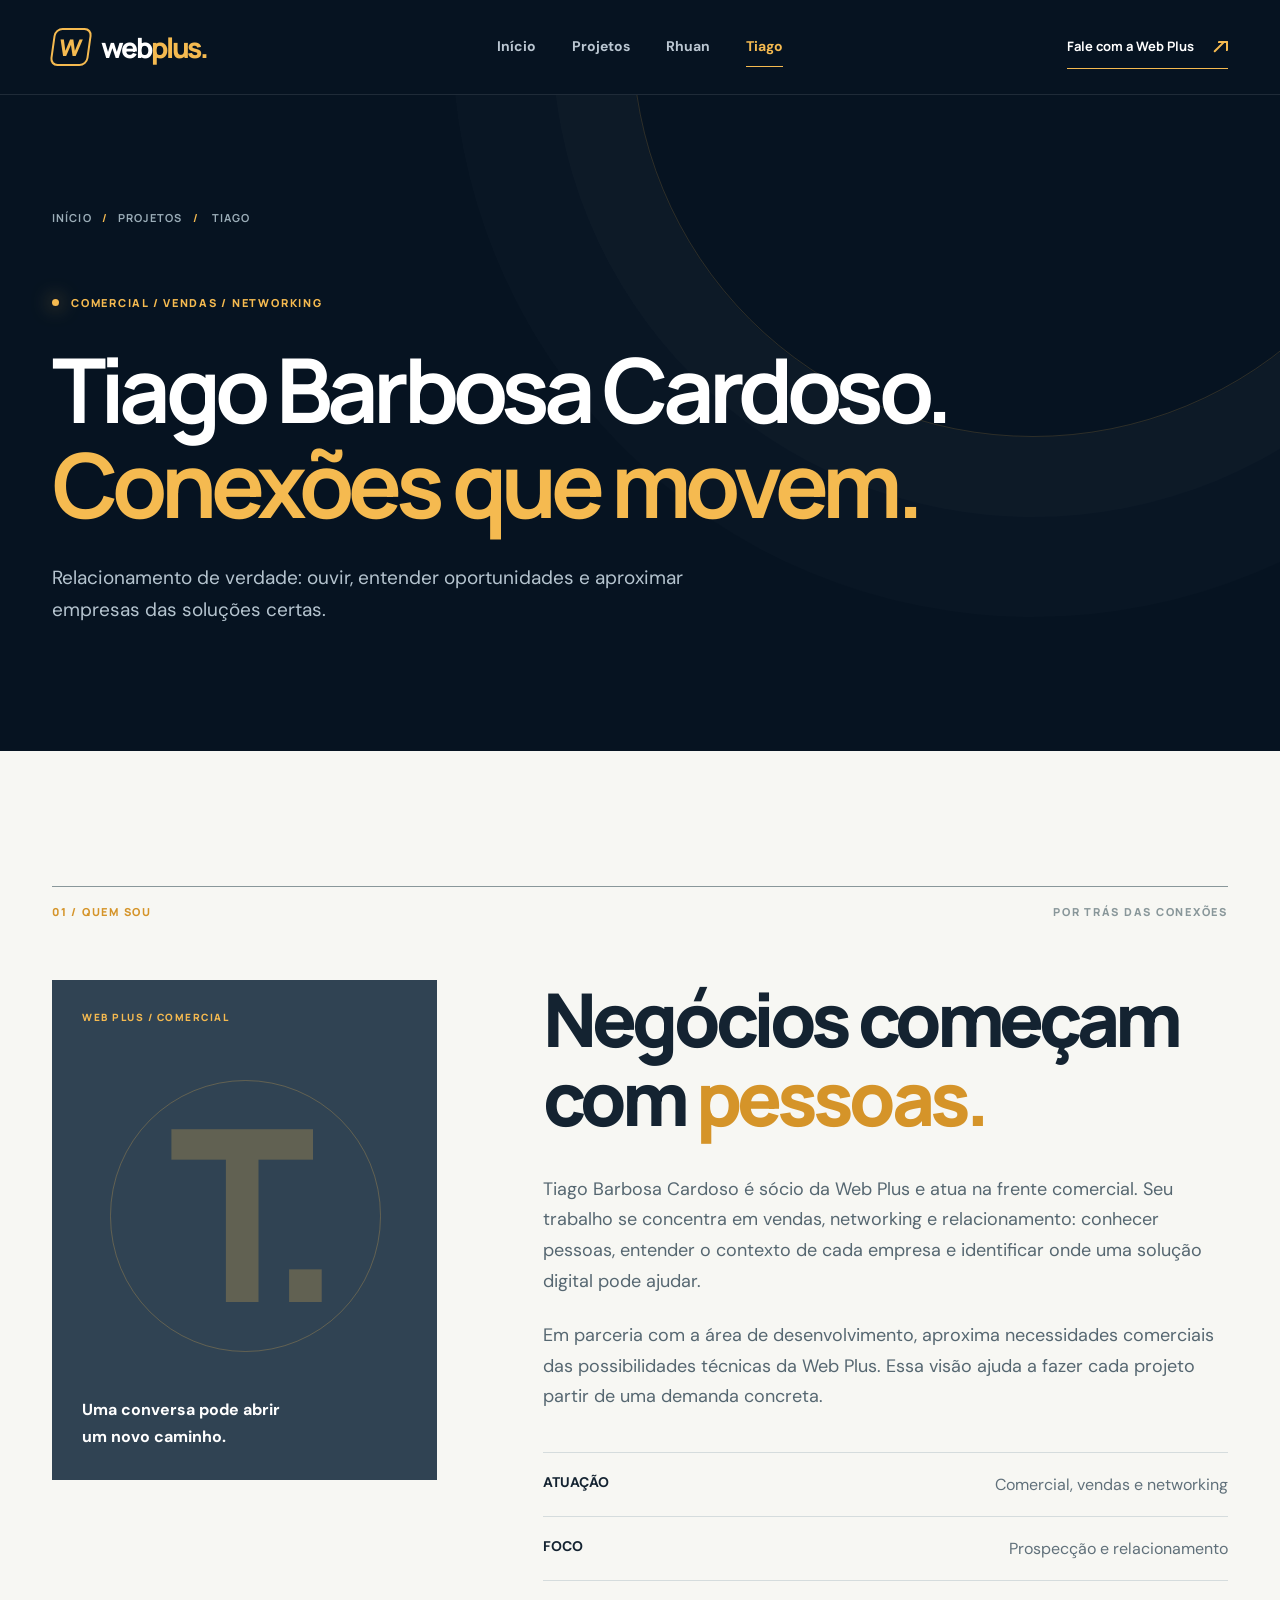
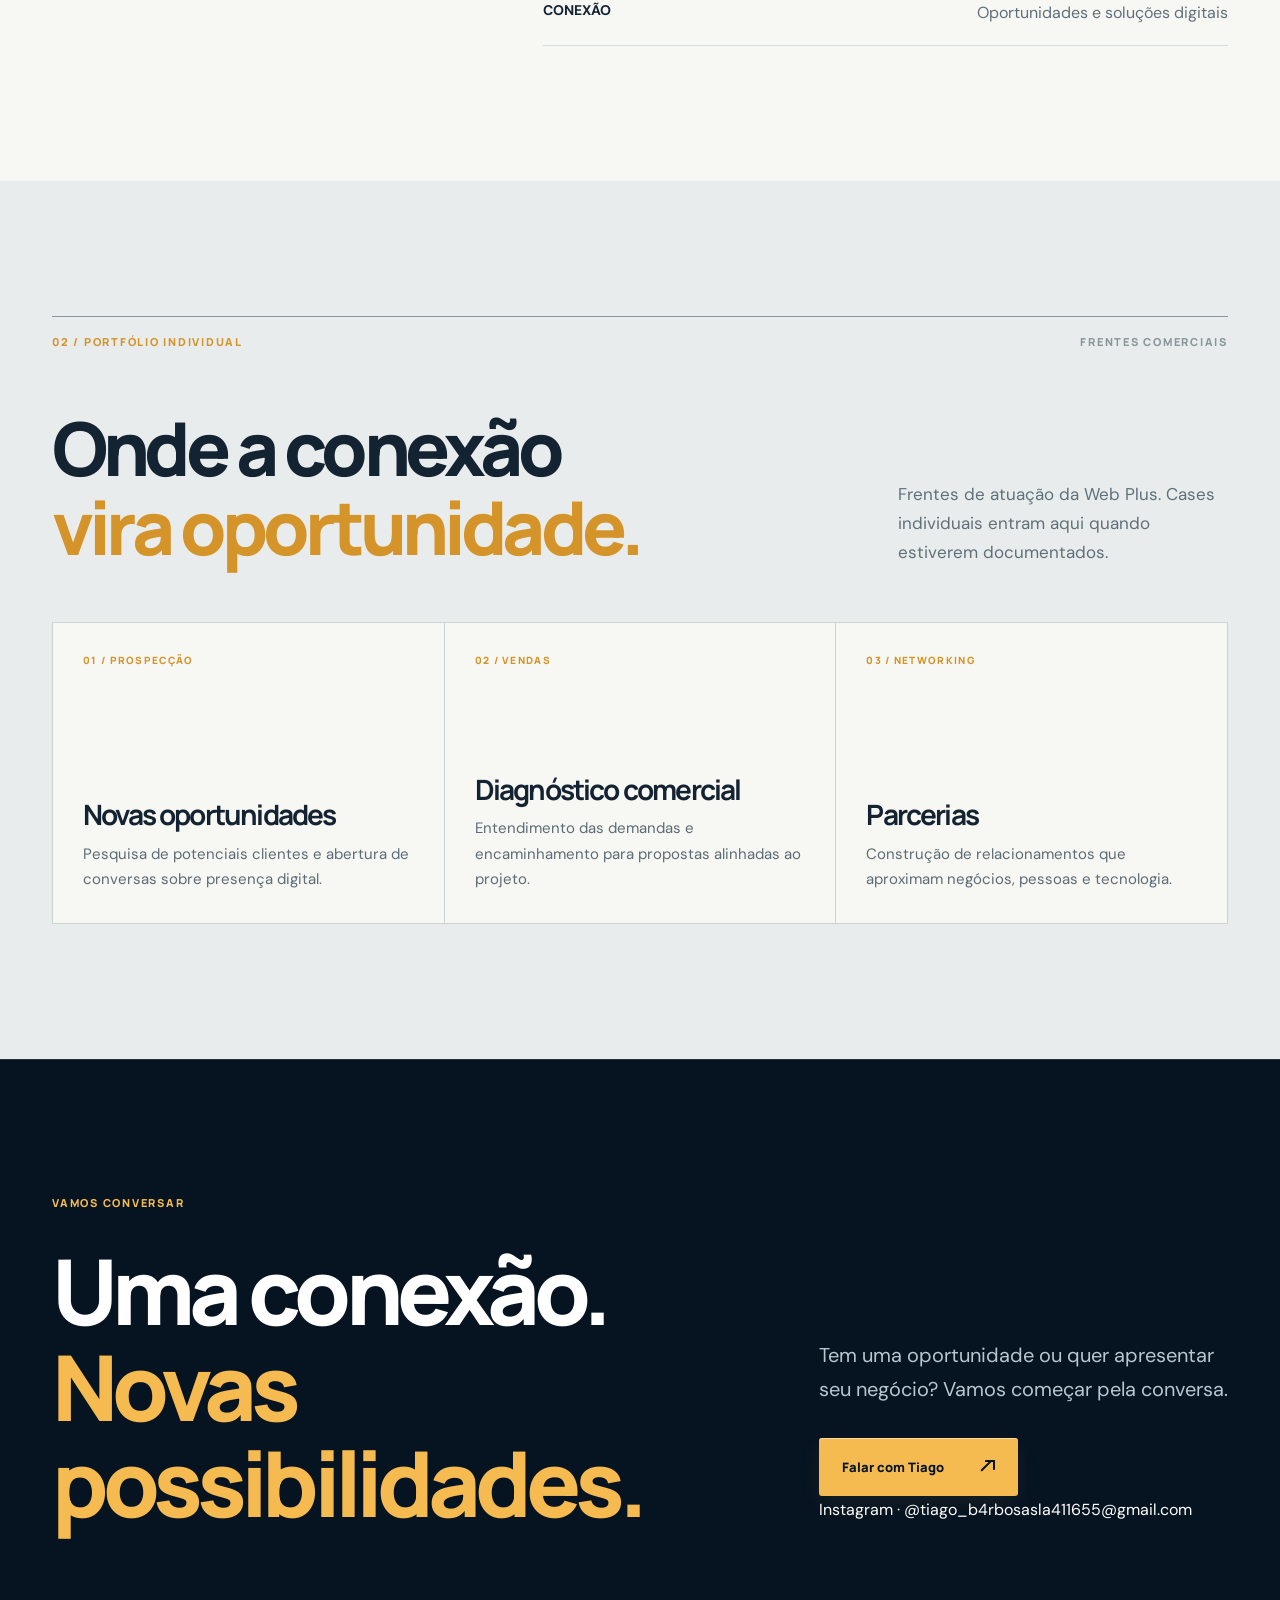
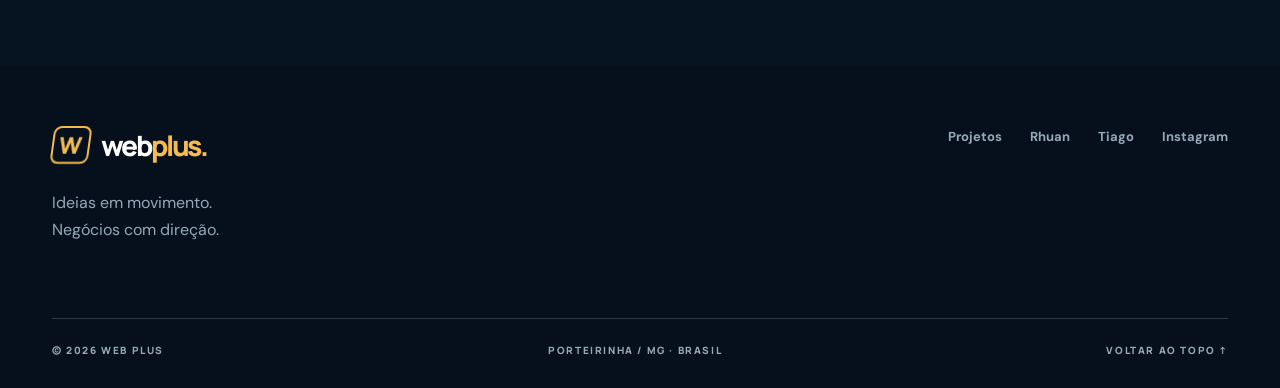
<file: tiago.html>
<!doctype html><html lang="pt-BR"><head><meta charset="utf-8"><meta name="viewport" content="width=device-width,initial-scale=1"><meta name="theme-color" content="#061321"><meta name="description" content="Tiago Barbosa Cardoso, sócio da Web Plus, atua em comercial, vendas e networking."><title>Tiago Barbosa Cardoso | Web Plus</title><link rel="icon" href="assets/favicon.svg" type="image/svg+xml"><link rel="stylesheet" href="style.css"><link rel="stylesheet" href="experience.css"><link rel="stylesheet" href="motion.css"></head><body><a class="skip" href="#conteudo">Ir para o conteúdo</a><header class="header"><div class="shell nav"><a class="brand" href="index.html" aria-label="Web Plus — início"><span class="brand-icon">W</span><span>web<span>plus</span><i>.</i></span></a><nav id="site-nav" class="nav-links" aria-label="Navegação principal"><a href="index.html">Início</a><a href="portfolio.html">Projetos</a><a href="rhuan.html">Rhuan</a><a href="tiago.html" aria-current="page">Tiago</a></nav><a class="nav-contact" href="https://www.instagram.com/_webplus/" target="_blank" rel="noopener noreferrer">Fale com a Web Plus <span class="arrow">↗</span></a><button class="menu-toggle" aria-label="Abrir menu" aria-controls="site-nav" aria-expanded="false" type="button"><span></span><span></span></button></div></header>
<main id="conteudo"><section class="page-hero"><div class="shell"><div class="breadcrumb"><a href="index.html">INÍCIO</a><b>/</b><a href="portfolio.html">PROJETOS</a><b>/</b> TIAGO</div><p class="overline"><span class="spark"></span> COMERCIAL / VENDAS / NETWORKING</p><h1>Tiago Barbosa Cardoso.<br><em>Conexões que movem.</em></h1><p>Relacionamento de verdade: ouvir, entender oportunidades e aproximar empresas das soluções certas.</p></div></section><section class="section light"><div class="shell"><div class="section-kicker"><span>01 / QUEM SOU</span><span>POR TRÁS DAS CONEXÕES</span></div><div class="bio-layout"><aside class="bio-art alt"><span>WEB PLUS / COMERCIAL</span><strong>T.</strong><p>Uma conversa pode abrir<br>um novo caminho.</p></aside><div class="bio-copy"><h2>Negócios começam<br>com <em>pessoas.</em></h2><p>Tiago Barbosa Cardoso é sócio da Web Plus e atua na frente comercial. Seu trabalho se concentra em vendas, networking e relacionamento: conhecer pessoas, entender o contexto de cada empresa e identificar onde uma solução digital pode ajudar.</p><p>Em parceria com a área de desenvolvimento, aproxima necessidades comerciais das possibilidades técnicas da Web Plus. Essa visão ajuda a fazer cada projeto partir de uma demanda concreta.</p><div class="bio-facts"><div><b>ATUAÇÃO</b><span>Comercial, vendas e networking</span></div><div><b>FOCO</b><span>Prospecção e relacionamento</span></div><div><b>CONEXÃO</b><span>Oportunidades e soluções digitais</span></div></div></div></div></div></section><section class="section profile-section"><div class="shell"><div class="section-kicker"><span>02 / PORTFÓLIO INDIVIDUAL</span><span>FRENTES COMERCIAIS</span></div><div class="section-title-row"><h2>Onde a conexão<br><em>vira oportunidade.</em></h2><p>Frentes de atuação da Web Plus. Cases individuais entram aqui quando estiverem documentados.</p></div><div class="profile-grid"><article class="profile-card"><span>01 / PROSPECÇÃO</span><h3>Novas oportunidades</h3><p>Pesquisa de potenciais clientes e abertura de conversas sobre presença digital.</p></article><article class="profile-card"><span>02 / VENDAS</span><h3>Diagnóstico comercial</h3><p>Entendimento das demandas e encaminhamento para propostas alinhadas ao projeto.</p></article><article class="profile-card"><span>03 / NETWORKING</span><h3>Parcerias</h3><p>Construção de relacionamentos que aproximam negócios, pessoas e tecnologia.</p></article></div></div></section><section class="contact-section"><div class="shell contact-layout"><div><p class="overline">VAMOS CONVERSAR</p><h2>Uma conexão.<br><em>Novas possibilidades.</em></h2></div><div class="contact-side"><p>Tem uma oportunidade ou quer apresentar seu negócio? Vamos começar pela conversa.</p><a class="button button-gold" href="mailto:sla411655@gmail.com">Falar com Tiago <span class="arrow">↗</span></a><div class="rhuan-contact-links"><a href="https://www.instagram.com/tiago_b4rbosa/" target="_blank" rel="noopener noreferrer">Instagram · @tiago_b4rbosa</a><a href="mailto:sla411655@gmail.com">sla411655@gmail.com</a></div></div></div></section></main><footer class="footer"><div class="shell footer-grid"><div><a class="brand" href="index.html"><span class="brand-icon">W</span><span>web<span>plus</span><i>.</i></span></a><p>Ideias em movimento.<br>Negócios com direção.</p></div><nav aria-label="Rodapé"><a href="portfolio.html">Projetos</a><a href="rhuan.html">Rhuan</a><a href="tiago.html">Tiago</a><a href="https://www.instagram.com/_webplus/" target="_blank" rel="noopener noreferrer">Instagram</a></nav><div class="footer-bottom"><span>© <span class="year">2026</span> WEB PLUS</span><span>PORTEIRINHA / MG · BRASIL</span><a href="#conteudo">VOLTAR AO TOPO ↑</a></div></div></footer><script src="script.js" defer></script><script src="experience.js" defer></script><script src="motion.js" defer></script></body></html>
</file>
<file: style.css>
@import url('https://fonts.googleapis.com/css2?family=DM+Sans:wght@400;500;600;700&family=Manrope:wght@400;500;600;700;800&display=swap');
:root{--night:#061321;--deep:#0b1e32;--blue:#14304a;--ink:#142331;--gold:#f5ba50;--gold-deep:#d59429;--paper:#f7f7f3;--fog:#e8ecec;--line:#d5dcdd;--muted:#62717b}*{box-sizing:border-box}html{scroll-behavior:smooth}body{margin:0;background:var(--paper);color:var(--ink);font:16px/1.7 'DM Sans',Arial,sans-serif}button,a{font:inherit}a{color:inherit;text-decoration:none}button{cursor:pointer}img{max-width:100%;display:block}h1,h2,h3,p{margin:0}h1,h2,h3{font-family:Manrope,Arial,sans-serif;letter-spacing:-.065em;line-height:1.06}h2{font-size:clamp(42px,5.8vw,82px);font-weight:800}h2 em{font-style:normal;color:var(--gold-deep)}.shell{width:min(1440px,calc(100% - 104px));margin:auto}.skip{position:absolute;z-index:100;top:-100px;left:12px;background:var(--gold);padding:10px}.skip:focus{top:12px}:focus-visible{outline:3px solid var(--gold);outline-offset:4px}.arrow{font-family:Arial,sans-serif!important;font-style:normal}.header{background:var(--night);color:#fff;border-bottom:1px solid #ffffff1a;position:relative;z-index:20}.nav{height:94px;display:grid;grid-template-columns:1fr auto 1fr;align-items:center;gap:30px}.brand{display:inline-flex;align-items:center;gap:11px;font:800 28px/1 Manrope,Arial,sans-serif;letter-spacing:-.075em;white-space:nowrap;width:max-content}.brand>span:last-child>span{color:var(--gold)}.brand i{font-style:normal;color:var(--gold)}.brand-icon{width:38px;height:38px;display:grid;place-items:center;transform:skew(-8deg);border:2px solid var(--gold);border-radius:8px;font-size:23px;color:var(--gold);letter-spacing:-.1em;padding-right:3px}.nav-links{display:flex;align-items:center;gap:36px}.nav-links a{color:#bac6d1;font-weight:700;font-size:13px;transition:color .2s}.nav-links a:hover,.nav-links a[aria-current]{color:var(--gold)}.nav-contact{justify-self:end;font:700 13px Manrope,Arial,sans-serif;border-bottom:1px solid var(--gold);padding:12px 0;color:#fff}.nav-contact .arrow{color:var(--gold);margin-left:15px}.menu-toggle{display:none}.hero{background:radial-gradient(ellipse at 80% 38%,#15334b 0%,transparent 43%),var(--night);color:#fff;position:relative;overflow:hidden}.hero:before{content:"";position:absolute;inset:0;background-image:linear-gradient(#ffffff06 1px,transparent 1px),linear-gradient(90deg,#ffffff06 1px,transparent 1px);background-size:90px 90px;mask-image:linear-gradient(90deg,transparent 10%,#000)}.hero-grid{min-height:min(790px,calc(100svh - 94px));display:grid;grid-template-columns:1.03fr .97fr;align-items:center;position:relative}.hero-content{position:relative;z-index:2;padding:70px 0 80px}.overline,.section-kicker,.work-meta,.service-top,.service-bottom,.person-top,.visual-label,.hero-index,.stage-note,.scroll-hint,.manifesto-inner>span:first-child,.footer-bottom{font:800 11px/1.45 Manrope,Arial,sans-serif;letter-spacing:.16em}.overline{color:var(--gold);display:flex;align-items:center;gap:12px;margin-bottom:31px}.spark{width:7px;height:7px;border-radius:50%;background:var(--gold);box-shadow:0 0 20px var(--gold)}.hero h1{font-size:clamp(62px,7.6vw,125px);font-weight:800;line-height:1.04;max-width:850px;white-space:nowrap}.hero h1>span{color:var(--gold)}.period{color:#fff}.hero-lead{color:#b9c7d3;max-width:540px;font-size:19px;line-height:1.75;margin:33px 0 37px}.hero-actions{display:flex;align-items:center;gap:36px}.button{display:inline-flex;align-items:center;justify-content:space-between;gap:35px;padding:17px 23px;min-height:58px;border-radius:3px;font:800 13px Manrope,Arial,sans-serif;transition:transform .25s,background .25s}.button:hover{transform:translateY(-4px)}.button-gold{background:var(--gold);color:var(--night)}.button-gold:hover{background:#ffd183}.button .arrow{font-size:20px;line-height:1}.quiet-link{color:#e8eced;font-size:13px;font-weight:700;border-bottom:1px solid #e8eced;padding:9px 0}.quiet-link span{margin-left:14px}.hero-index{display:flex;align-items:center;gap:18px;color:#7c94a7;margin-top:90px;font-size:10px}.dash{width:42px;height:1px;background:#627889}.hero-stage{height:100%;min-height:620px;display:flex;align-items:center;justify-content:center;position:relative;isolation:isolate}.stage-ring{border:1px solid #f5ba5030;border-radius:50%;position:absolute;width:80%;aspect-ratio:1;transform:rotate(-25deg)}.ring-outer{width:110%;border-style:dashed;opacity:.5}.brand-plate{width:66%;max-width:470px;aspect-ratio:1;position:relative;transform:rotate(-7deg);box-shadow:25px 40px 80px #0008;border:1px solid #f5ba5059;padding:8px;background:#08182c;z-index:1}.brand-plate:before{content:"";position:absolute;inset:-20px;border:1px solid #f5ba5030;pointer-events:none}.brand-plate img{width:100%;height:100%;object-fit:cover}.stage-stamp{position:absolute;z-index:2;right:0;bottom:13%;background:var(--gold);color:var(--night);width:148px;height:148px;border-radius:50%;display:flex;flex-direction:column;align-items:center;justify-content:center;transform:rotate(12deg);font:800 9px Manrope,Arial,sans-serif;letter-spacing:.14em;border:7px solid var(--night);box-shadow:0 0 0 1px var(--gold)}.stage-stamp strong{font:800 58px/.95 Manrope,Arial,sans-serif;letter-spacing:-.15em;margin-right:10px}.stage-stamp strong .arrow{font-size:28px;letter-spacing:0}.stage-note{position:absolute;color:#86a0b5;font-size:9px;line-height:1.7;z-index:2}.stage-note-top{right:0;top:14%}.stage-note-bottom{left:0;bottom:20%}.scroll-hint{position:absolute;bottom:25px;left:50%;transform:translateX(-50%);color:#7c94a7;font-size:9px}.scroll-hint span{color:var(--gold);margin-left:10px}.ribbon{background:var(--gold);color:var(--night)}.ribbon-inner{min-height:72px;display:flex;align-items:center;justify-content:space-between;gap:25px;white-space:nowrap;font:800 12px Manrope,Arial,sans-serif;letter-spacing:.12em}.ribbon b{font-size:20px;font-weight:400}.section{padding:135px 0}.light{background:var(--paper)}.section-kicker{border-top:1px solid currentColor;display:flex;justify-content:space-between;padding-top:17px;color:#89979a;margin-bottom:60px}.section-kicker span:first-child{color:var(--gold-deep)}.about-layout{display:grid;grid-template-columns:1.2fr .8fr;gap:8%;align-items:end}.about-layout h2{font-size:clamp(48px,5.8vw,87px)}.about-copy{padding-bottom:7px}.ornament{font-size:43px;color:var(--gold-deep);display:block;margin-bottom:38px}.about-copy p{font-size:18px;line-height:1.75;color:#42515c;margin-bottom:21px}.under-link{display:inline-flex;align-items:center;gap:24px;border-bottom:1px solid currentColor;padding-bottom:9px;font:800 13px/1.4 Manrope,Arial,sans-serif;transition:color .2s}.under-link:hover{color:var(--gold-deep)}.about-copy .under-link{margin-top:16px}.about-rule{margin-top:100px;border-top:1px solid var(--line);display:flex;justify-content:space-between;padding-top:18px;color:#89979a;font:800 10px Manrope,Arial,sans-serif;letter-spacing:.14em}.services-section{background:#e7ecec}.section-title-row{display:flex;align-items:end;justify-content:space-between;gap:40px;margin-bottom:55px}.section-title-row>p{max-width:330px;color:#60707a;font-size:17px}.service-grid{display:grid;grid-template-columns:repeat(4,1fr);gap:1px;background:#cbd4d5;border:1px solid #cbd4d5}.service-card{background:#f7f8f5;min-height:420px;padding:28px;display:flex;flex-direction:column;justify-content:space-between;transition:background .25s,transform .25s}.service-card:hover{background:#fff;transform:translateY(-6px);position:relative;z-index:1;box-shadow:0 20px 40px #102f3a1b}.service-feature{background:var(--night);color:#fff}.service-feature:hover{background:var(--deep)}.service-top{display:flex;justify-content:space-between;align-items:start;color:#83939b;font-size:10px}.service-feature .service-top{color:#c3d0d7}.service-glyph{color:var(--gold-deep);font:400 32px/1 Arial,sans-serif}.service-card h3{font-size:clamp(26px,2.5vw,39px);margin-bottom:20px}.service-card p{max-width:260px;color:#596a74;font-size:15px}.service-feature p{color:#b4c4cd}.service-bottom{font-size:9px;color:#87969c;border-top:1px solid #cbd4d5;padding-top:17px;margin-top:36px}.service-feature .service-bottom{border-color:#ffffff3a;color:#b7c4cd}.work-section{background:var(--paper)}.work-grid{display:grid;grid-template-columns:1.12fr .88fr;gap:20px}.work-card{display:block;overflow:hidden;transition:transform .25s}.work-card:hover{transform:translateY(-5px)}.atlas-card{background:#101621;color:#fff}.crm-card{background:#17344d;color:#fff}.work-meta{display:flex;justify-content:space-between;padding:27px 29px;font-size:10px;color:#c7d0d9}.atlas-visual,.crm-visual{height:380px;position:relative;overflow:hidden;display:flex;align-items:center;justify-content:center}.atlas-visual{background:radial-gradient(circle at 55% 50%,#544b52 0,transparent 50%)}.atlas-glow{position:absolute;width:520px;height:520px;background:radial-gradient(circle,#ab987b55 0,transparent 62%);filter:blur(25px)}.atlas-screen{position:relative;width:80%;height:295px;border:6px solid #2b313e;border-radius:13px;background:#e9eaf0;box-shadow:15px 30px 55px #0008;transform:perspective(700px) rotateY(-8deg) rotateX(3deg) rotate(-3deg);overflow:hidden;display:grid;grid-template-columns:52px 1fr;grid-template-rows:38px 1fr}.screen-bar{grid-column:1/3;background:#131824;color:#999;font:700 10px Manrope,Arial,sans-serif;display:flex;justify-content:space-between;align-items:center;padding:0 16px}.screen-bar>span:last-child{color:#eee;letter-spacing:.04em}.screen-bar>span:last-child span{color:#dfb777}.screen-sidebar{background:#1c2434;display:grid;align-content:start;gap:16px;padding:20px 17px}.screen-sidebar i{width:15px;height:15px;border-radius:4px;background:#788198}.screen-sidebar i:first-child{background:#dbc298}.screen-content{padding:25px 35px;color:#172132}.screen-content small{font-size:10px;font-weight:800;color:#818b9a}.screen-content strong{display:block;font:800 30px/1.1 Manrope,Arial,sans-serif;letter-spacing:-.06em;margin:10px 0 24px}.screen-cards{display:flex;gap:10px}.screen-cards b{height:56px;flex:1;border-radius:5px;background:#c4cad9}.screen-cards b:first-child{background:#b9b1c4}.screen-cards b:last-child{background:#ddd8c9}.visual-label{position:absolute;bottom:13px;left:28px;font-size:9px;color:#aeb8c3}.crm-visual{background:linear-gradient(130deg,#1e4765,#102637)}.crm-grid{position:absolute;inset:0;background-image:linear-gradient(#ffffff0b 1px,transparent 1px),linear-gradient(90deg,#ffffff0b 1px,transparent 1px);background-size:55px 55px;transform:perspective(300px) rotateX(20deg) scale(1.3)}.crm-mock{width:68%;height:265px;position:relative;z-index:1;background:#f4f6f7;color:#1c2c3c;border-radius:9px;box-shadow:18px 26px 45px #001522a6;transform:rotate(5deg);padding:18px}.crm-header{display:flex;gap:5px;align-items:center;border-bottom:1px solid #d3d9dd;padding-bottom:12px;font:800 12px Manrope,Arial,sans-serif}.crm-header b{margin-right:auto}.crm-header b span{color:#d1952f}.crm-header i{width:7px;height:7px;background:#d0d6da;border-radius:50%}.crm-title{font:800 22px Manrope,Arial,sans-serif;margin:16px 0}.crm-stats{display:flex;gap:8px}.crm-stats b{flex:1;background:#e5eef0;padding:13px;border-radius:4px;font-size:11px}.crm-stats span{float:right;color:#c68627}.crm-row{height:10px;width:85%;border-radius:10px;background:#d7dee1;margin-top:15px}.crm-row.short{width:60%}.crm-floating{position:absolute;right:4%;bottom:12%;background:var(--gold);color:var(--night);padding:18px;z-index:2;font:800 10px/1.8 Manrope,Arial,sans-serif;letter-spacing:.08em;transform:rotate(-7deg);box-shadow:9px 9px 20px #0004}.work-details{padding:27px 29px 33px;display:flex;justify-content:space-between;align-items:end;gap:20px}.work-details h3{font-size:32px;margin-bottom:9px}.work-details p{color:#bec9d1;max-width:440px;font-size:15px}.round-link{flex:none;width:48px;height:48px;border:1px solid #ffffff99;border-radius:50%;display:grid;place-items:center;font-size:23px;color:var(--gold)}.manifesto{background:var(--gold);color:var(--night);overflow:hidden}.manifesto-inner{padding:105px 0;position:relative}.manifesto-inner>span:first-child{display:block;margin-bottom:27px}.manifesto h2{font-size:clamp(49px,7vw,100px);position:relative;z-index:1}.manifesto h2 em{color:#fff}.manifesto-mark{position:absolute;right:6%;top:15%;font-size:310px;color:#0b213020;line-height:1}.team-section{background:#0c2034;color:#fff}.team-section .section-kicker{border-color:#ffffff3b;color:#9eacb6}.team-section .section-title-row p{color:#afbec8}.team-grid{display:grid;grid-template-columns:1fr 1fr;gap:20px}.person-card{background:#153651;min-height:530px;display:flex;flex-direction:column;transition:transform .25s}.person-card:hover{transform:translateY(-5px)}.person-alt{background:#243746}.person-top{display:flex;justify-content:space-between;padding:27px 30px;font-size:10px;color:#a8bbc7}.person-portrait{flex:1;position:relative;display:grid;place-items:center;overflow:hidden;isolation:isolate}.person-portrait>span:first-child{font:800 clamp(170px,25vw,330px)/.9 Manrope,Arial,sans-serif;letter-spacing:-.08em;color:#f5ba5027;z-index:1}.portrait-orbit{border:1px solid #f5ba5038;border-radius:50%;width:65%;aspect-ratio:1;position:absolute;transform:rotate(-15deg);box-shadow:0 0 0 30px #ffffff06,0 0 0 75px #ffffff04}.person-alt .person-portrait>span:first-child{color:#e9eff034}.person-bottom{padding:26px 30px 33px;display:flex;justify-content:space-between;align-items:end;gap:20px}.person-bottom h3{font-size:32px;margin-bottom:8px}.person-bottom p{color:#b8c6ce}.contact-section{background:var(--night);color:#fff;padding:135px 0;border-top:1px solid #ffffff21}.contact-layout{display:grid;grid-template-columns:1fr .63fr;gap:10%;align-items:end}.contact-layout h2{font-size:clamp(53px,7.1vw,105px)}.contact-layout h2 em{color:var(--gold)}.contact-side{padding-bottom:8px}.contact-side>p{font-size:20px;color:#b7c8d1;margin-bottom:32px}.socials{display:flex;gap:26px;flex-wrap:wrap;margin-top:45px}.socials a{font-size:12px;color:#aabdc9;border-bottom:1px solid #aabdc9;padding-bottom:8px}.socials .arrow{margin-left:8px}.footer{background:#05101c;color:#96a9b8}.footer-grid{padding:60px 0 30px;display:grid;grid-template-columns:1fr auto;gap:75px}.footer .brand{color:#fff}.footer p{margin-top:25px;font-size:16px}.footer nav{display:flex;gap:28px;flex-wrap:wrap;align-self:start;font-size:13px;font-weight:700}.footer nav a:hover{color:var(--gold)}.footer-bottom{border-top:1px solid #ffffff2e;padding-top:24px;grid-column:1/3;display:flex;justify-content:space-between;font-size:10px}.footer-bottom a:hover{color:#fff}
/* Secondary pages */
.page-hero{background:var(--night);color:#fff;overflow:hidden;position:relative;padding:115px 0 125px}.page-hero:before{content:"";position:absolute;width:70vw;height:70vw;max-width:800px;max-height:800px;border-radius:50%;border:1px solid #f5ba502a;right:-12%;top:-70%;box-shadow:0 0 0 80px #ffffff04,0 0 0 180px #ffffff03}.page-hero .shell{position:relative;z-index:1}.page-hero h1{font-size:clamp(60px,7vw,105px);max-width:1090px}.page-hero h1 em{color:var(--gold);font-style:normal}.page-hero p:not(.overline){font-size:19px;color:#b5c4cf;max-width:670px;margin-top:30px}.breadcrumb{color:#9badb8;font:700 11px Manrope,Arial,sans-serif;letter-spacing:.1em;margin-bottom:70px}.breadcrumb a:hover{color:#fff}.breadcrumb b{color:var(--gold);padding:0 10px}.portfolio-list{border-top:1px solid var(--line)}.portfolio-item{border-bottom:1px solid var(--line);padding:44px 0;display:grid;grid-template-columns:130px minmax(160px,.8fr) 1.3fr auto;gap:34px;align-items:start}.portfolio-item>span:first-child{font:800 10px/1.5 Manrope,Arial,sans-serif;letter-spacing:.12em;color:var(--gold-deep)}.portfolio-item h3{font-size:31px}.portfolio-item p{color:#576771;max-width:500px}.portfolio-item a{white-space:nowrap;border-bottom:1px solid currentColor;font:800 13px Manrope,Arial,sans-serif}.portfolio-item .status{color:#87969c;font-size:13px}.portfolio-note{margin-top:40px;color:#60707a}.portfolio-note a{font-weight:800;border-bottom:1px solid}.bio-layout{display:grid;grid-template-columns:.72fr 1.28fr;gap:9%;align-items:start}.bio-art{background:#193b55;min-height:500px;display:flex;flex-direction:column;justify-content:space-between;padding:30px;overflow:hidden;position:relative;color:#fff}.bio-art.alt{background:#304353}.bio-art>span:first-child{font:800 10px Manrope,Arial,sans-serif;letter-spacing:.15em;color:var(--gold)}.bio-art strong{font:800 240px/.8 Manrope,Arial,sans-serif;letter-spacing:-.1em;color:#f5ba5040;align-self:center;position:relative;z-index:1}.bio-art:before{content:"";border:1px solid #f5ba5040;border-radius:50%;width:70%;aspect-ratio:1;position:absolute;top:20%;left:15%}.bio-art p{position:relative;z-index:1;font-weight:700}.bio-copy h2{margin-bottom:36px}.bio-copy p{font-size:18px;color:#566771;margin-bottom:24px}.bio-facts{border-top:1px solid var(--line);margin-top:40px}.bio-facts div{border-bottom:1px solid var(--line);padding:18px 0;display:flex;justify-content:space-between;gap:20px}.bio-facts b{font-size:14px}.bio-facts span{color:#60707a;text-align:right}.profile-section{background:var(--fog)}.profile-grid{display:grid;grid-template-columns:repeat(3,1fr);gap:1px;background:#cbd4d5;border:1px solid #cbd4d5}.profile-card{background:var(--paper);padding:30px;min-height:300px;display:flex;flex-direction:column}.profile-card>span{font:800 10px Manrope,Arial,sans-serif;letter-spacing:.13em;color:var(--gold-deep)}.profile-card h3{font-size:28px;margin:auto 0 12px}.profile-card p{font-size:15px;color:#5c6b75}.profile-card a{font-size:13px;font-weight:800;align-self:start;border-bottom:1px solid;margin-top:18px}
/* Motion */
@media(prefers-reduced-motion:no-preference){.hero-content{animation:rise .8s both}.brand-plate{animation:appear 1s .15s both}.stage-ring{animation:rotate 50s linear infinite}.ring-inner{animation-direction:reverse}.service-card,.work-card,.person-card{will-change:transform}@keyframes rise{from{opacity:0;transform:translateY(24px)}to{opacity:1;transform:none}}@keyframes appear{from{opacity:0;transform:translateY(30px) rotate(-10deg)}to{opacity:1;transform:rotate(-7deg)}}@keyframes rotate{to{transform:rotate(335deg)}}}
@media(max-width:1100px){.shell{width:calc(100% - 64px)}.nav-links{gap:20px}.hero h1{font-size:clamp(54px,7vw,90px)}.service-grid{grid-template-columns:repeat(2,1fr)}.service-card{min-height:330px}.portfolio-item{grid-template-columns:95px 1fr 1.3fr;gap:20px}.portfolio-item a,.portfolio-item .status{grid-column:2/4;justify-self:start}}
@media(max-width:760px){.shell{width:calc(100% - 36px)}.nav{height:75px;grid-template-columns:1fr auto auto;gap:17px}.brand{font-size:24px}.brand-icon{width:32px;height:32px;font-size:20px}.nav-contact{font-size:0;padding:5px 0}.nav-contact .arrow{font-size:21px;margin:0}.menu-toggle{display:flex;width:37px;height:37px;border:1px solid #ffffff50;background:transparent;align-items:center;justify-content:center;flex-direction:column;gap:5px}.menu-toggle span{height:1px;width:17px;background:#fff}.nav-links{display:none;position:absolute;top:75px;left:0;right:0;padding:18px;background:var(--deep);box-shadow:0 25px 35px #0007;flex-direction:column;align-items:stretch;gap:0}.nav-links.open{display:flex}.nav-links a{padding:13px;font-size:15px}.hero-grid{min-height:0;grid-template-columns:1fr}.hero-content{padding:88px 0 20px}.hero h1{font-size:clamp(59px,11vw,85px)}.hero-lead{font-size:17px}.hero-index{margin-top:55px}.hero-stage{min-height:430px;height:430px}.brand-plate{width:57%;max-width:330px}.stage-stamp{width:110px;height:110px;right:8%;bottom:7%;border-width:5px;font-size:7px}.stage-stamp strong{font-size:38px}.stage-stamp strong .arrow{font-size:18px}.scroll-hint{display:none}.ribbon{overflow:auto}.ribbon-inner{width:max-content;min-height:58px;padding:0 18px;font-size:10px}.section{padding:85px 0}.section-kicker{margin-bottom:42px}.about-layout,.work-grid,.team-grid,.bio-layout,.contact-layout{grid-template-columns:1fr;gap:40px}.about-rule{margin-top:65px}.section-title-row{align-items:start;flex-direction:column;gap:25px}.section-title-row>p{max-width:500px}.atlas-visual,.crm-visual{height:340px}.manifesto-inner{padding:85px 0}.manifesto-mark{right:-5%;font-size:220px}.person-card{min-height:400px}.person-portrait>span:first-child{font-size:210px}.contact-section{padding:90px 0}.footer-grid{gap:45px}.page-hero{padding:80px 0 95px}.breadcrumb{margin-bottom:45px}.bio-art{min-height:320px}.bio-art strong{font-size:165px}.profile-grid{grid-template-columns:1fr 1fr}}
@media(max-width:520px){.hero-content{padding-top:75px}.hero h1{font-size:clamp(51px,12vw,64px)}.hero-actions{align-items:flex-start;flex-direction:column;gap:18px}.hero-stage{height:350px;min-height:350px}.brand-plate{width:67%}.stage-note-top{top:9%}.stage-note-bottom{bottom:11%}.stage-stamp{right:1%}.section-kicker span:last-child{display:none}.about-layout h2,.section-title-row h2{font-size:clamp(40px,10.5vw,56px)}.about-copy p{font-size:16px}.about-rule{font-size:8px;gap:10px}.service-grid,.profile-grid{grid-template-columns:1fr}.service-card{min-height:320px}.atlas-screen{width:86%;height:235px}.screen-content{padding:18px}.screen-content strong{font-size:22px}.crm-mock{width:78%}.crm-floating{font-size:8px}.work-details h3{font-size:27px}.person-card{min-height:380px}.person-bottom h3{font-size:27px}.contact-layout h2{font-size:56px}.footer-grid{grid-template-columns:1fr}.footer-bottom{grid-column:1;flex-wrap:wrap;gap:17px}.page-hero h1{font-size:clamp(50px,11vw,67px)}.portfolio-item{grid-template-columns:1fr;gap:15px;padding:32px 0}.portfolio-item a,.portfolio-item .status{grid-column:1}.bio-facts div{display:grid;gap:4px}.bio-facts span{text-align:left}}
@media(prefers-reduced-motion:reduce){*,*:before,*:after{scroll-behavior:auto!important;animation:none!important;transition:none!important}}
/* A seta é desenhada em CSS para manter o mesmo ícone mesmo sem glifo na fonte. */
.arrow{font-size:0!important;display:inline-block;position:relative;width:16px;height:16px;vertical-align:middle;flex:none}
.arrow:before{content:"";position:absolute;left:2px;bottom:3px;width:15px;height:2px;background:currentColor;transform:rotate(-45deg);transform-origin:left center;border-radius:2px}
.arrow:after{content:"";position:absolute;right:0;top:1px;width:8px;height:8px;border-top:2px solid currentColor;border-right:2px solid currentColor;border-radius:1px}
.round-link.arrow{width:48px;height:48px}
.round-link.arrow:before{left:16px;bottom:15px}
.round-link.arrow:after{right:13px;top:13px}
.stage-stamp strong .arrow{width:18px;height:18px;margin-left:4px}
.stage-stamp strong .arrow:before{left:1px;bottom:2px}.stage-stamp strong .arrow:after{right:0;top:0}
.crm-stats span{font-size:0}.crm-stats span:after{content:"/";font-size:14px}

/* Retrato real de Rhuan na biografia e nos cartões da equipe. */
.bio-art.photo-art{isolation:isolate;background:#11181c}
.bio-art.photo-art:before{display:none}
.bio-art.photo-art:after{content:"";position:absolute;inset:0;z-index:0;background:linear-gradient(180deg,#0613219c 0%,transparent 32%,transparent 55%,#061321c9 100%);pointer-events:none}
.bio-art.photo-art img{position:absolute;inset:0;width:100%;height:100%;object-fit:cover;object-position:center 42%}
.bio-art.photo-art>span:first-child,.bio-art.photo-art p{position:relative;z-index:1;text-shadow:0 1px 12px #000}
.person-portrait.person-photo{min-height:300px;background:#11181c}
.person-portrait.person-photo img{position:absolute;inset:0;width:100%;height:100%;object-fit:cover;object-position:center 46%}
@media(max-width:760px){.person-portrait.person-photo{min-height:260px}.bio-art.photo-art img{object-position:center 40%}}
</file>
<file: experience.css>
/* Depth, pacing and interaction across the Web Plus experience. */
.header{position:sticky;top:0;transition:box-shadow .35s,background .35s}.header.scrolled{background:#061321ed;backdrop-filter:blur(18px);box-shadow:0 12px 40px #02091235}.nav-links a{font-size:14px}.service-card,.work-card,.person-card,.profile-card{transition:transform .5s cubic-bezier(.22,1,.36,1),box-shadow .5s,border-color .5s}.work-card{border:1px solid #ffffff1c;box-shadow:0 18px 45px #0002}.person-card{box-shadow:0 18px 40px #0b1e3212}.service-card{position:relative;overflow:hidden}.service-card:after{content:'';position:absolute;inset:0;pointer-events:none;background:radial-gradient(ellipse at top right,#f5ba5015,transparent 60%);opacity:0;transition:opacity .4s}.button{transition:transform .25s,box-shadow .25s}.button-gold{box-shadow:0 6px 20px #f5ba5014,inset 0 1px 0 #fff7}.hero-lead{max-width:580px}.brand-plate{box-shadow:0 40px 100px #0007,0 0 80px #f5ba5009}.section[id]{scroll-margin-top:110px}.ornament,.manifesto-mark,.ribbon b,.service-glyph{font-variant-emoji:text}.experience-replay{display:flex;align-items:center;gap:12px;margin-top:28px;border:0;background:none;color:#f3f5f7;padding:12px 0;font-size:14px}.experience-replay small{color:#9caebb;font-size:12px;border-left:1px solid #ffffff30;padding-left:12px}.play-symbol{width:32px;height:32px;border:1px solid #f5ba5080;border-radius:50%;display:grid;place-items:center}.play-symbol:after{content:'';border-left:7px solid var(--gold);border-top:4px solid transparent;border-bottom:4px solid transparent;margin-left:2px}.reveal{transition:opacity .8s var(--reveal-delay,0ms),transform .8s cubic-bezier(.22,1,.36,1) var(--reveal-delay,0ms)}.reveal:not(.is-visible){opacity:0;transform:translateY(28px)}
@media(hover:hover) and (prefers-reduced-motion:no-preference){.work-card:hover,.person-card:hover{transform:translateY(-8px);box-shadow:0 30px 65px #020c2633}.service-card:hover:after{opacity:1}.profile-card:hover{transform:translateY(-5px);box-shadow:0 20px 40px #020c261a}.button:hover{transform:translateY(-3px);box-shadow:0 12px 36px #f5ba5030}}

@media(prefers-reduced-motion:reduce){.reveal:not(.is-visible){opacity:1;transform:none}}
</file>
<file: motion.css>
/* A shared motion language: short feedback, softer spatial transitions. */
:root{--ease-out:cubic-bezier(.22,1,.36,1);--ease-soft:cubic-bezier(.2,.75,.25,1)}
.header:after{content:'';position:absolute;bottom:-1px;left:0;right:0;height:2px;background:linear-gradient(90deg,#b87b29,#ffdb8d);transform:scaleX(var(--read-progress,0));transform-origin:left;pointer-events:none}
.nav-links a{position:relative;isolation:isolate}.nav-links a:after{content:'';position:absolute;left:0;right:0;bottom:-8px;height:1px;background:var(--gold);transform:scaleX(0);transform-origin:right;transition:transform .35s var(--ease-out)}.nav-links a[aria-current]:after,.nav-links a:hover:after,.nav-links a:focus-visible:after{transform:scaleX(1);transform-origin:left}
.under-link,.quiet-link,.socials a,.footer nav a{transition:color .25s,text-decoration-color .25s;text-underline-offset:7px}.under-link:hover,.quiet-link:hover,.socials a:hover,.footer nav a:hover{color:var(--gold-deep)}
.press-feedback{position:relative;isolation:isolate;overflow:hidden;transition:transform .25s var(--ease-out),box-shadow .3s,filter .3s}.press-feedback:active{transform:translateY(1px) scale(.98)!important;box-shadow:0 2px 10px #0002}.tap-wave{position:absolute;z-index:-1;border-radius:50%;background:#ffffff45;pointer-events:none;animation:tap-wave .65s var(--ease-out) both}.button-gold:before{content:'';position:absolute;inset:-70% -30%;z-index:-1;pointer-events:none;background:linear-gradient(110deg,transparent 40%,#fff5 50%,transparent 60%);transform:translateX(-100%);transition:transform .7s var(--ease-soft)}.button-gold:hover:before,.button-gold:focus-visible:before{transform:translateX(100%)}
main .hero-stage{translate:0 var(--stage-drift,0px)}main .brand-plate img{transition:transform .8s var(--ease-out);transform:perspective(900px) rotateX(var(--tilt-x,0deg)) rotateY(var(--tilt-y,0deg))}
main .work-card,main .person-card{position:relative;isolation:isolate}main .work-card:before,main .person-card:before{content:'';position:absolute;inset:0;z-index:3;pointer-events:none;border-radius:inherit;background:radial-gradient(420px circle at var(--light-x,50%) var(--light-y,50%),#fff2,transparent 75%);opacity:0;transition:opacity .5s}main .pointer-active:before{opacity:1}main .service-card.pointer-active:after{background:radial-gradient(320px circle at var(--light-x,50%) var(--light-y,50%),#f5ba5029,transparent 75%);opacity:1}
main .work-card .atlas-visual,main .work-card .crm-visual{transform:perspective(1000px) rotateX(var(--tilt-x,0deg)) rotateY(var(--tilt-y,0deg));transition:transform .7s var(--ease-out);transform-origin:center}main .person-card .person-portrait>span:first-child{transform:perspective(900px) rotateY(var(--tilt-y,0deg));transition:transform .8s var(--ease-out),color .45s}
main .service-glyph{display:inline-block;transition:transform .55s var(--ease-out),color .4s}main .service-card:hover .service-glyph{transform:rotate(-8deg) scale(1.12);color:var(--gold-deep)}
main .work-details h3,main .person-bottom h3{transition:letter-spacing .5s var(--ease-out)}main .work-card:hover .work-details h3,main .person-card:hover .person-bottom h3{letter-spacing:-.045em}
main .round-link{transition:background .35s,color .35s,transform .5s var(--ease-out)}main a:hover .round-link,main a:focus-visible .round-link{background:var(--gold);color:var(--night);transform:rotate(5deg)}
.about-rule{position:relative}.about-rule:after{content:'';position:absolute;left:0;right:0;top:-1px;height:2px;background:linear-gradient(90deg,#d79a35,transparent);transform:scaleX(0);transform-origin:left;transition:transform 1.2s var(--ease-out)}.about-rule.detail-entered:after{transform:scaleX(1)}
@media(prefers-reduced-motion:no-preference){
main .detail-entered .screen-cards b{animation:detail-rise .85s var(--ease-out) both}main .detail-entered .screen-cards b:nth-child(2){animation-delay:.13s}main .detail-entered .screen-cards b:nth-child(3){animation-delay:.26s}
main .detail-entered .crm-row{animation:line-grow 1s var(--ease-out) both;transform-origin:left}main .detail-entered .crm-row:nth-last-child(2){animation-delay:.13s}main .detail-entered .crm-row:last-child{animation-delay:.26s}
main .detail-entered .portrait-orbit{animation:portrait-arrive 1.5s var(--ease-out) both}main .detail-entered .manifesto-mark{animation:mark-arrive 1.8s var(--ease-out) both}
main .bio-facts.detail-entered div{animation:detail-rise .7s var(--ease-out) both}main .bio-facts.detail-entered div:nth-child(2){animation-delay:.1s}main .bio-facts.detail-entered div:nth-child(3){animation-delay:.2s}
main .contact-section.detail-entered .overline{animation:detail-rise .8s var(--ease-out) both}
}
@keyframes tap-wave{from{transform:scale(0);opacity:.65}to{transform:scale(1);opacity:0}}
@keyframes detail-rise{from{opacity:0;translate:0 14px}to{opacity:1;translate:0 0}}
@keyframes line-grow{from{scale:.4 1;opacity:.25}to{scale:1 1;opacity:1}}
@keyframes portrait-arrive{from{rotate:-18deg;opacity:.1}to{rotate:0deg;opacity:1}}
@keyframes mark-arrive{from{rotate:-35deg;scale:.85}to{rotate:0deg;scale:1}}
@media(max-width:760px){
.nav-links{display:flex;visibility:hidden;opacity:0;transform:translateY(-10px);pointer-events:none;transition:opacity .22s,transform .35s var(--ease-out),visibility .35s}.nav-links.open{visibility:visible;opacity:1;transform:translateY(0);pointer-events:auto}.nav-links a{opacity:0;translate:0 -8px;transition:opacity .25s,translate .35s var(--ease-out)}.nav-links.open a{opacity:1;translate:0 0}.nav-links.open a:nth-child(2){transition-delay:.04s}.nav-links.open a:nth-child(3){transition-delay:.08s}.nav-links.open a:nth-child(4){transition-delay:.12s}.nav-links a:after{bottom:4px;right:auto;width:22px;left:13px}.menu-toggle{min-width:44px;min-height:44px}.menu-toggle span{transition:transform .3s var(--ease-out)}.menu-toggle[aria-expanded=true] span:first-child{transform:translateY(3px) rotate(45deg)}.menu-toggle[aria-expanded=true] span:last-child{transform:translateY(-3px) rotate(-45deg)}
main .hero-stage{translate:none}
}
@media(hover:none){main .service-card:hover,main .work-card:hover,main .person-card:hover{transform:none}.button-gold:hover:before{transform:translateX(-100%)}main .service-card:hover .service-glyph{transform:none}}
@media(prefers-reduced-motion:reduce){main .hero-stage{translate:none}main .brand-plate img,main .work-card .atlas-visual,main .work-card .crm-visual,main .person-card .person-portrait>span:first-child{transform:none}.tap-wave{display:none}.button-gold:before{display:none}.nav-links a{translate:none}main .service-card:hover,main .work-card:hover,main .person-card:hover,main .profile-card:hover{transform:none}main a:hover .round-link,main a:focus-visible .round-link,main .service-card:hover .service-glyph,.press-feedback:active{transform:none!important}.about-rule:after{transform:scaleX(1)}}

.brand-star{display:inline-block;width:1em;height:1em;vertical-align:-.1em;overflow:visible}
</file>
<file: ident.css>
html.ident-open { overflow: hidden; }
.ident {
  --ink: #080e17;
  --cream: #f8f3e9;
  --amber: #e9bc70;
  position: fixed;
  inset: 0;
  width: 100%;
  max-width: none;
  height: 100%;
  height: 100dvh;
  max-height: none;
  margin: 0;
  padding: 0;
  border: 0;
  color: var(--cream);
  background: var(--ink);
  isolation: isolate;
  overflow: clip;
  font-family: 'DM Sans', Arial, sans-serif;
}
.ident::backdrop { background: #080e17; }
.ident[open] { display: block; }
.ident-light, .ident-grain, .ident-rail { position: absolute; inset: 0; pointer-events: none; }
.ident-light {
  background: radial-gradient(ellipse at 75% 48%, #283c52 0%, #172535 24%, transparent 61%),
              radial-gradient(ellipse at 2% 98%, #28231e, transparent 55%), var(--ink);
}
.ident-grain {
  opacity: .048;
  background-image: url('assets/ident/grain.webp');
  background-repeat: repeat;
}
.ident-rail { width: 100%; height: 100%; opacity: .65; }
.ident-top, .ident-controls {
  position: absolute;
  left: max(6vw, env(safe-area-inset-left));
  right: max(6vw, env(safe-area-inset-right));
  display: flex;
  align-items: center;
  z-index: 3;
}
.ident-top { top: max(5.4vh, calc(env(safe-area-inset-top) + 13px)); justify-content: space-between; }
.ident-logotype { width: 100px; height: auto; }
.ident-type { position: absolute; inset: 0; pointer-events: none; }
.ident-caption {
  position: absolute;
  top: 47%;
  left: 8%;
  width: 45%;
  transform: translateY(-40%);
  opacity: 0;
}
.ident-label {
  display: block;
  color: #dec18f;
  font-weight: 600;
  font-size: clamp(.72rem, 1vw, .88rem);
  letter-spacing: .11em;
  margin-bottom: 1.35rem;
}
.ident-title {
  font: 500 clamp(3.6rem, 6.8vw, 7.5rem)/.98 Manrope, Arial, sans-serif;
  letter-spacing: -.077em;
  color: var(--cream);
  margin: 0;
  text-wrap: balance;
}
.ident-title em {
  font: italic 400 1.02em/.98 Georgia, 'Times New Roman', serif;
  letter-spacing: -.07em;
  color: #eac685;
}
.ident-caption p {
  color: #cbd2d7;
  font-size: clamp(1rem,1.45vw,1.34rem);
  line-height: 1.5;
  max-width: 30ch;
  margin-top: 1.45rem;
  text-wrap: pretty;
}
.ident-sculpture {
  position: absolute;
  width: min(61vw, 89vh);
  aspect-ratio: 1;
  left: 69%;
  top: 49%;
  transform: translate(-50%, -50%);
  pointer-events: none;
}
.ident-sculpture img, .ident-sculpture canvas {
  position: absolute; width: 100%; height: 100%; object-fit: contain; inset: 0;
}
.ident-sculpture img { opacity: 0; }
.ident-sculpture img:first-child { opacity: 1; }
.ident-controls {
  bottom: max(5vh, calc(env(safe-area-inset-bottom) + 12px));
  gap: 16px;
}
.ident-controls button {
  flex: none; width: 44px; height: 44px; border-radius: 50%; border: 1px solid #ffffff47;
  background: #111c26; color: var(--cream); display: grid; place-items: center;
}
.ident-controls button:hover { border-color: var(--amber); }
.ident-icon { width: 10px; height: 12px; border-left: 3px solid; border-right: 3px solid; }
.ident-controls button[aria-pressed="true"] .ident-icon {
  height: 0; width: 0; border: 6px solid transparent; border-left: 10px solid currentColor;
  border-right-width: 0; margin-left: 2px;
}
.ident-clock { font: .78rem/1.2 ui-monospace, monospace; color: #ccd1d3; white-space: nowrap; }
.ident-track { background: #ffffff22; height: 1px; flex: 1; }
.ident-track i { display: block; height: 2px; background: var(--amber); transform: scaleX(0); transform-origin: left; }
.ident-open .stage-ring { animation-play-state: paused; }
.ident-open .reveal { transition: none; }
@media (max-width: 720px) and (orientation: portrait) {
  .ident-sculpture { width: min(105vw,53dvh); left: 52%; top: 34%; }
  .ident-caption { top: 61%; left: 7%; width: 87%; transform: translateY(-12%); }
  .ident-title { font-size: clamp(2.35rem,10.8vw,4.7rem); }
  .ident-label { margin-bottom: .7rem; }
  .ident-caption p { margin-top: .8rem; font-size: 1rem; }
  .ident-logotype { width: 85px; }
}
@media (max-height: 500px) and (orientation: landscape) {
  .ident-sculpture { width: 74vh; }
  .ident-title { font-size: clamp(2rem,9vh,3.6rem); }
  .ident-label, .ident-caption p { margin-block: .55rem; }
  .ident-controls { bottom: 9px; }
  .ident-top { top: 13px; }
}
.ident::backdrop { opacity: var(--veil,1); }
.ident-sculpture video {
  width: 100%; height: 100%; position: absolute; inset: 0; object-fit: contain;
  opacity: 0; pointer-events: none;
}
.ident-sculpture { mix-blend-mode: screen; }
.ident-sculpture img { will-change: transform; }
.ident-top .ident-logotype { transition: opacity .4s; }
.ident-caption .ident-lockup { width: min(100%, 370px); height: auto; }
.ident-roles { margin: 1.7rem 0 0; display: grid; gap: .4rem; }
.ident-roles div { display: grid; grid-template-columns: 4em 1fr; column-gap: .7em; }
.ident-roles dt { color: var(--amber); }
.ident-roles dd { margin: 0; color: #cbd2d7; }
.ident-controls button:focus:not(:focus-visible) { outline: none; }
@media (max-width:720px) and (orientation:portrait) {
  .ident-roles { font-size: .95rem; margin-top: 1rem; }
  .ident-caption .ident-lockup { width: min(78%, 300px); }
}
@media (max-height:500px) and (orientation:landscape) {
  .ident-roles { font-size: .82rem; margin-top: .65rem; }
}
@media (prefers-reduced-motion:reduce) {
  .ident-sculpture img { will-change: auto; }
}
@media (max-width:720px) and (max-height:690px) and (orientation:portrait) {
  .ident-sculpture { width: min(88vw,45dvh); top: 31%; }
  .ident-caption { top: 56%; }
  .ident-title { font-size: clamp(2rem,9.6vw,3.4rem); }
  .ident-roles { gap: .1rem; }
  .ident-controls { bottom: max(12px,env(safe-area-inset-bottom)); }
}
</file>
<file: rhuan.css>
/* Individual profile: Rhuan Pablo */
.rhuan-trajectory{background:#10273b;color:#fff}
.rhuan-trajectory .section-kicker{border-color:#ffffff38;color:#a7b9c6}
.rhuan-trajectory .section-title-row>p{color:#b9cad3}
.rhuan-timeline{display:grid;grid-template-columns:repeat(3,minmax(0,1fr));border-top:1px solid #ffffff38}
.rhuan-timeline article{padding:30px 30px 5px 0;min-width:0}
.rhuan-timeline article+article{border-left:1px solid #ffffff38;padding-left:30px}
.rhuan-timeline article>span,.rhuan-expertise-grid article>span,.rhuan-stack b,.rhuan-card-stack{font:800 10px/1.5 Manrope,Arial,sans-serif;letter-spacing:.12em}
.rhuan-timeline article>span{color:var(--gold)}
.rhuan-timeline h3{font-size:clamp(24px,2.4vw,34px);margin:22px 0 14px}
.rhuan-timeline p{color:#c4d0d8;font-size:15px}
.rhuan-expertise-grid{display:grid;grid-template-columns:repeat(3,minmax(0,1fr));gap:1px;background:var(--line);border:1px solid var(--line)}
.rhuan-expertise-grid article{background:#fff;padding:32px;min-height:260px;display:flex;flex-direction:column}
.rhuan-expertise-grid article>span{color:var(--gold-deep)}
.rhuan-expertise-grid h3{font-size:clamp(24px,2.4vw,34px);margin:auto 0 14px}
.rhuan-expertise-grid p{font-size:15px;color:#596a74}
.rhuan-stack{margin-top:35px;display:flex;align-items:baseline;gap:35px;padding-top:22px;border-top:1px solid var(--line)}
.rhuan-stack b{color:var(--gold-deep);flex:none}
.rhuan-stack p{color:#52616d;font-size:15px}
.rhuan-projects .profile-card{min-height:315px}
.rhuan-projects .profile-card h3{line-height:1.16}
.rhuan-card-stack{display:block;color:#7a8790;margin-top:20px;letter-spacing:.02em}
.rhuan-portfolio-card{background:var(--night);color:#fff}
.rhuan-portfolio-card p{color:#c1cdd4}
.rhuan-portfolio-card a{color:var(--gold)}
.rhuan-contact-links{display:flex;flex-wrap:wrap;gap:18px;margin-top:22px}
.rhuan-contact-links a{font-size:13px;color:#c2d0d8;border-bottom:1px solid #c2d0d8}
.rhuan-contact-links a:hover{color:var(--gold)}
@media(max-width:760px){.rhuan-timeline{grid-template-columns:1fr}.rhuan-timeline article{padding:25px 0!important}.rhuan-timeline article+article{border-left:0;border-top:1px solid #ffffff38}.rhuan-expertise-grid{grid-template-columns:1fr}.rhuan-expertise-grid article{min-height:220px}.rhuan-stack{display:block}.rhuan-stack p{margin-top:12px}.rhuan-projects .profile-card{min-height:280px}}
@media(max-width:520px){.rhuan-projects .profile-card{min-height:260px}}

/* Trajetória profissional atualizada */
@media(min-width:761px){.rhuan-timeline{grid-template-columns:repeat(2,minmax(0,1fr))}.rhuan-timeline article:nth-child(odd){border-left:0;padding-left:0}.rhuan-timeline article:nth-child(even){border-left:1px solid #ffffff38;padding-left:30px}.rhuan-timeline article:nth-child(n+3){border-top:1px solid #ffffff38;padding-top:30px}}
.rhuan-timeline h3 a:hover{color:var(--gold)}
</file>
